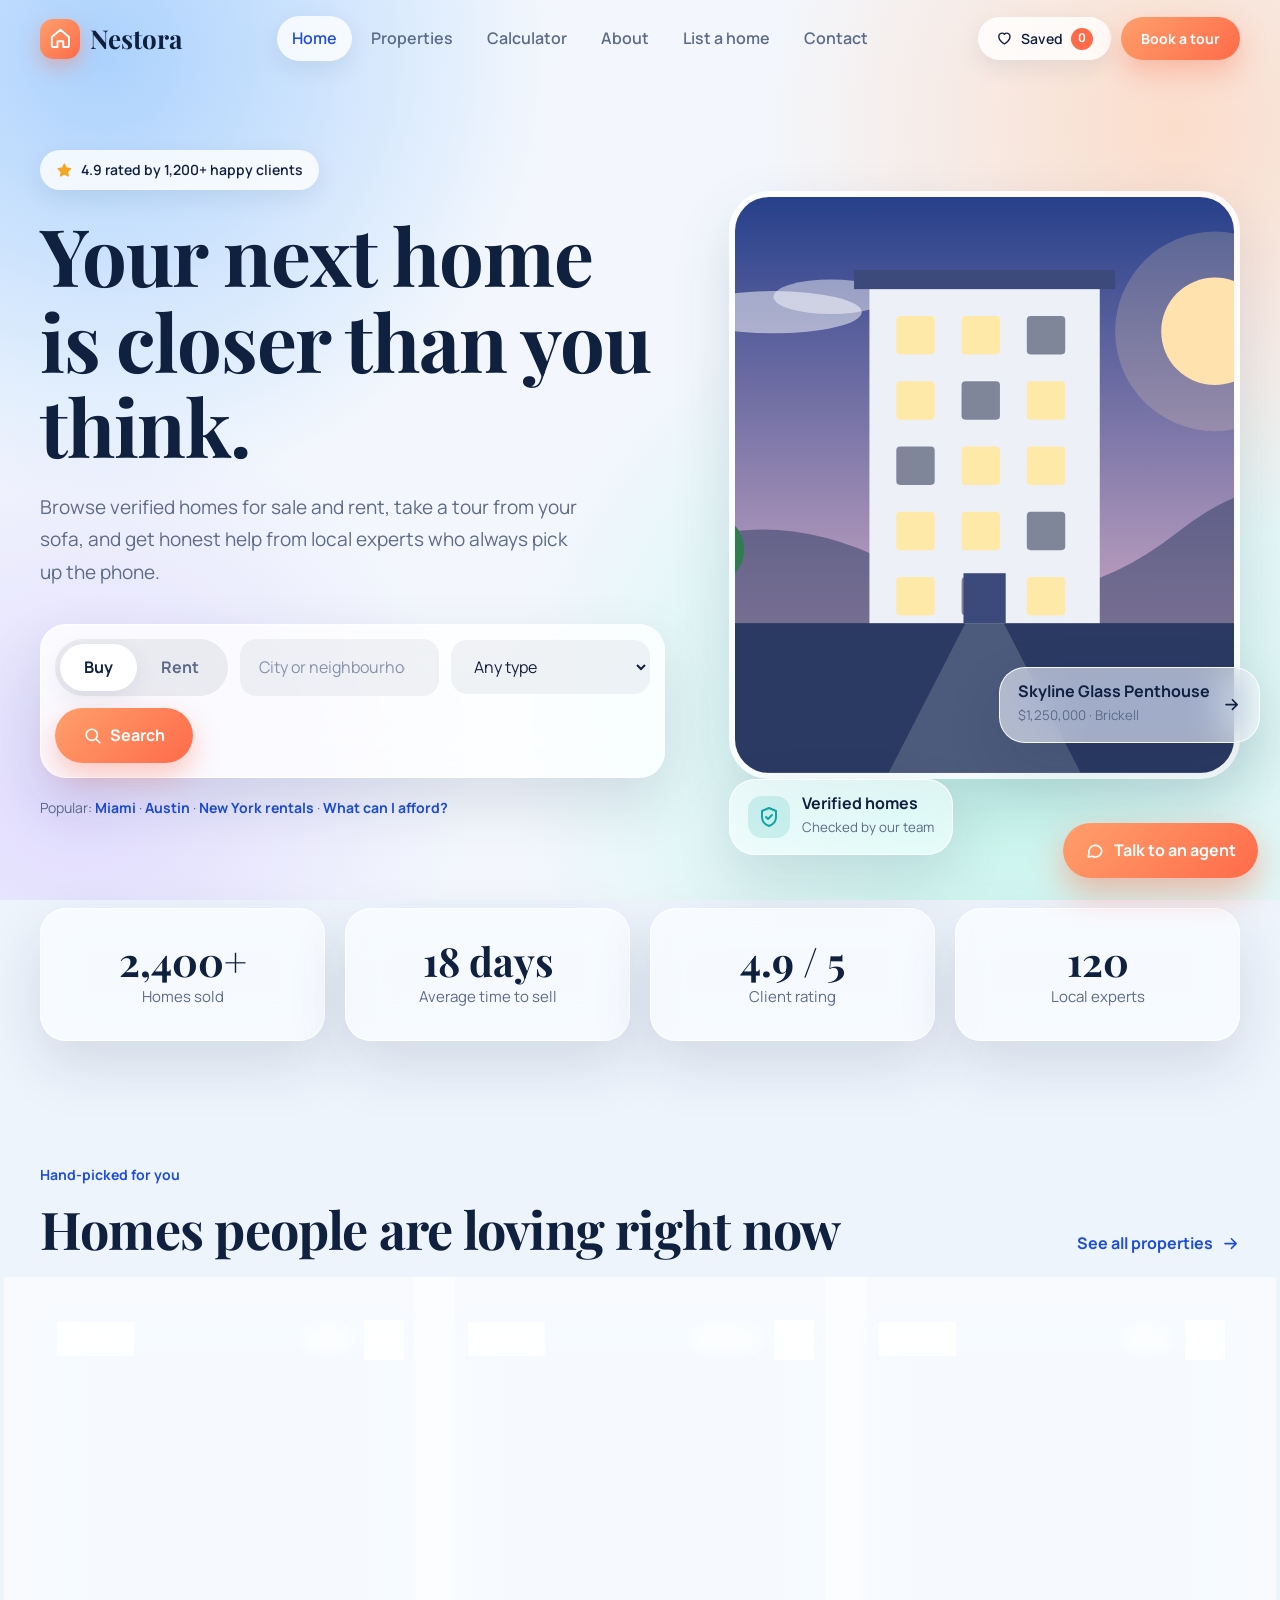
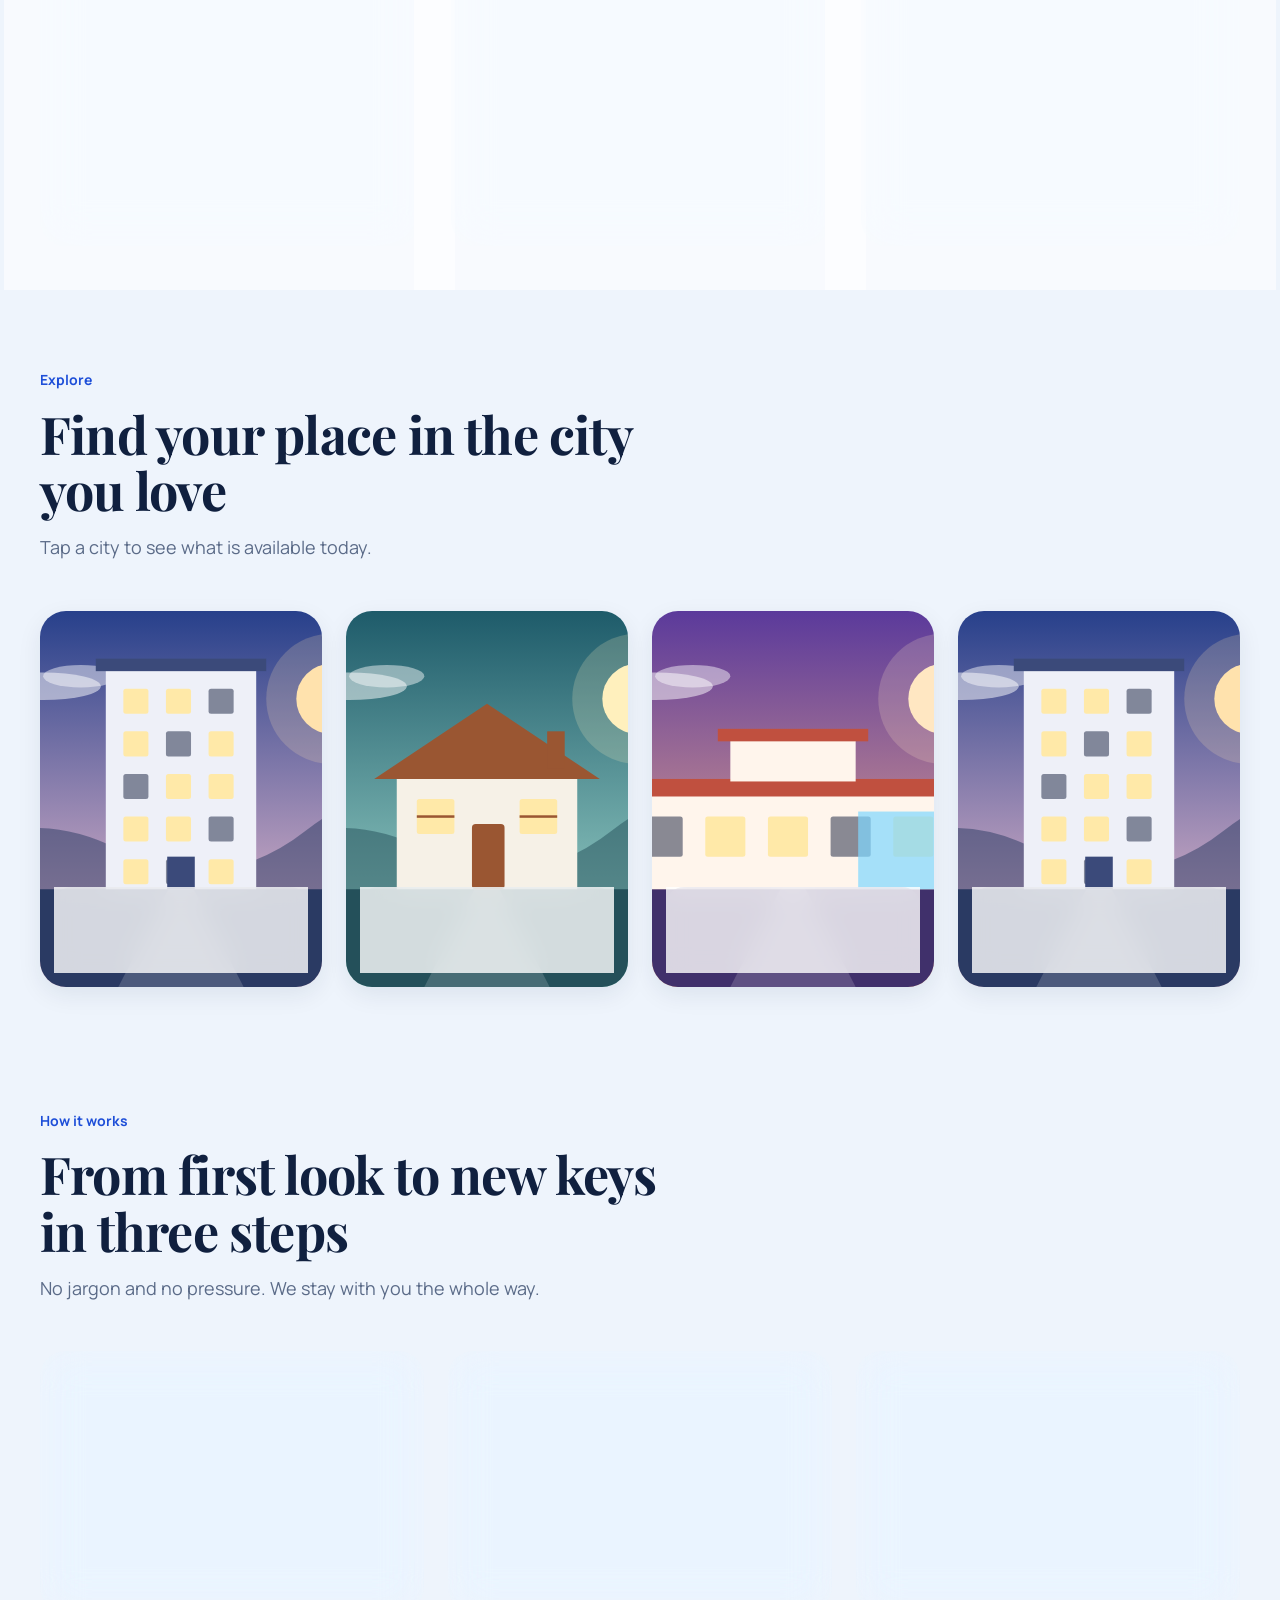
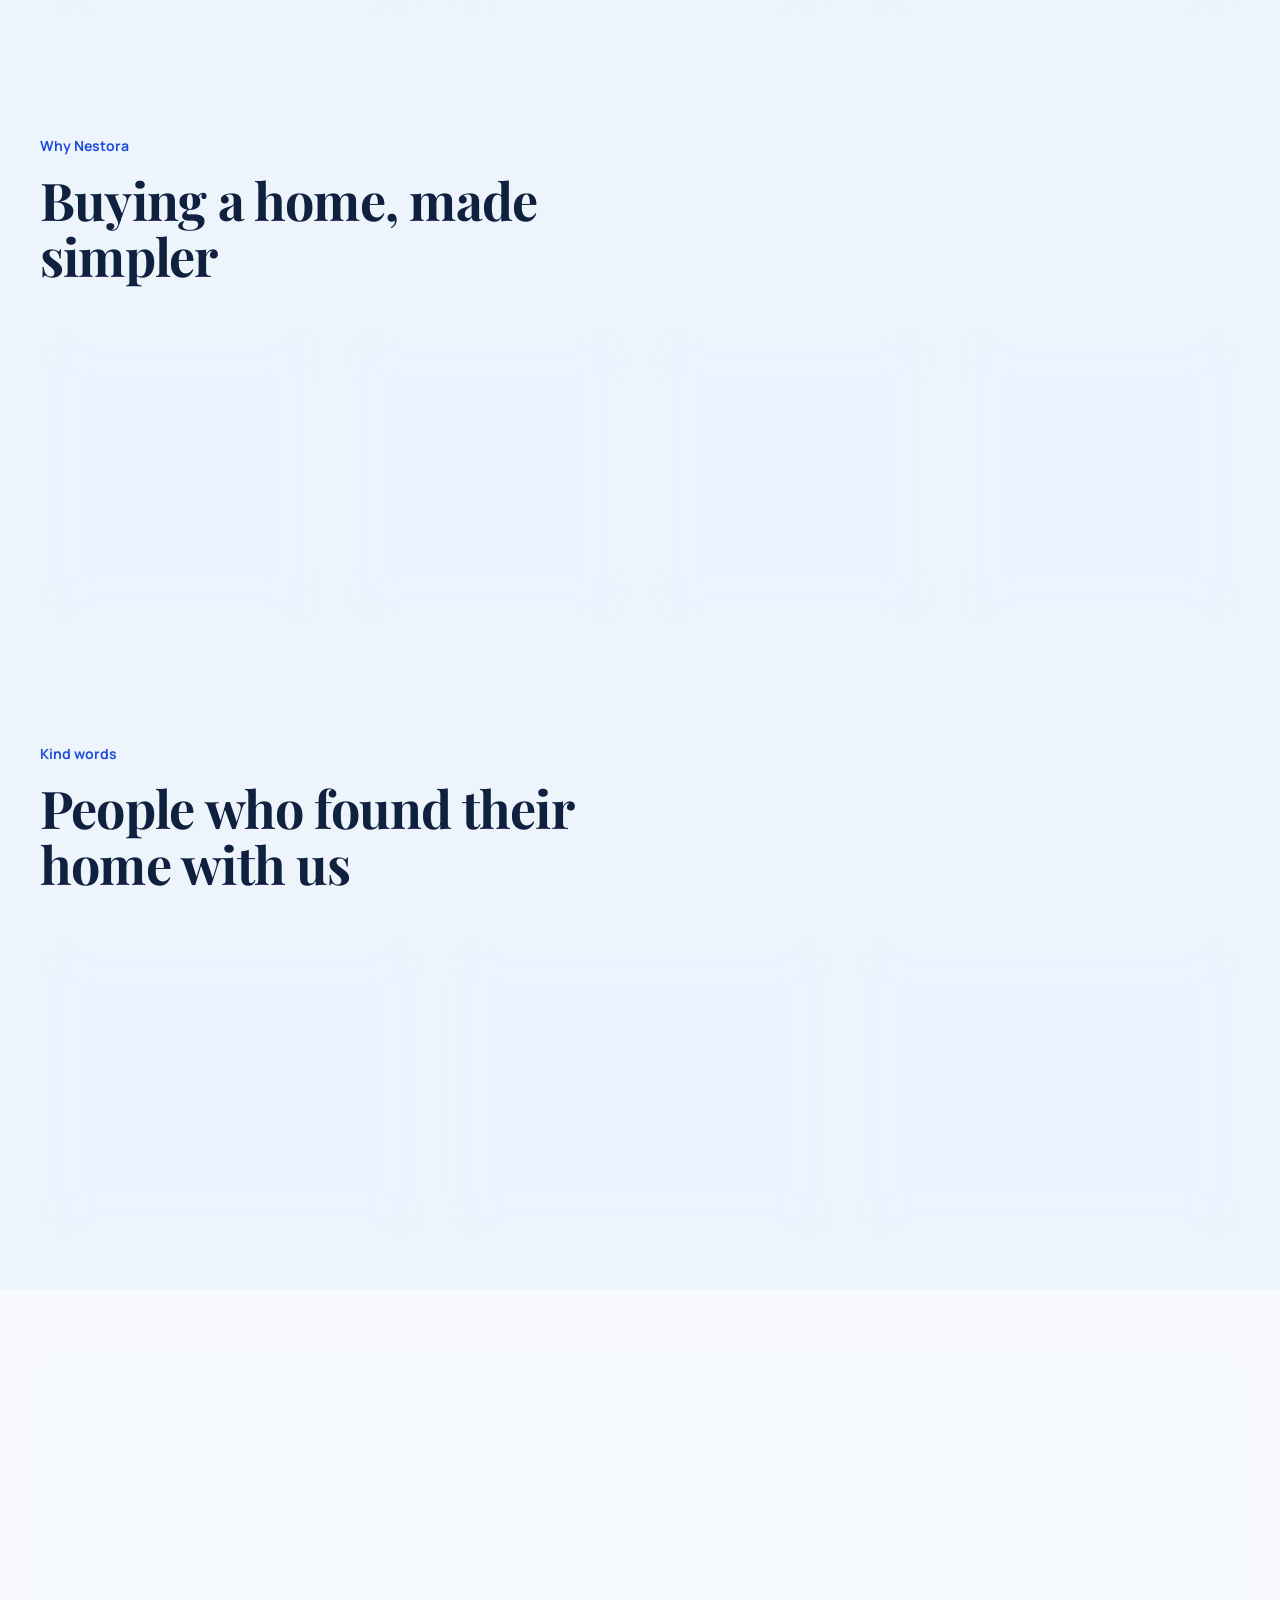
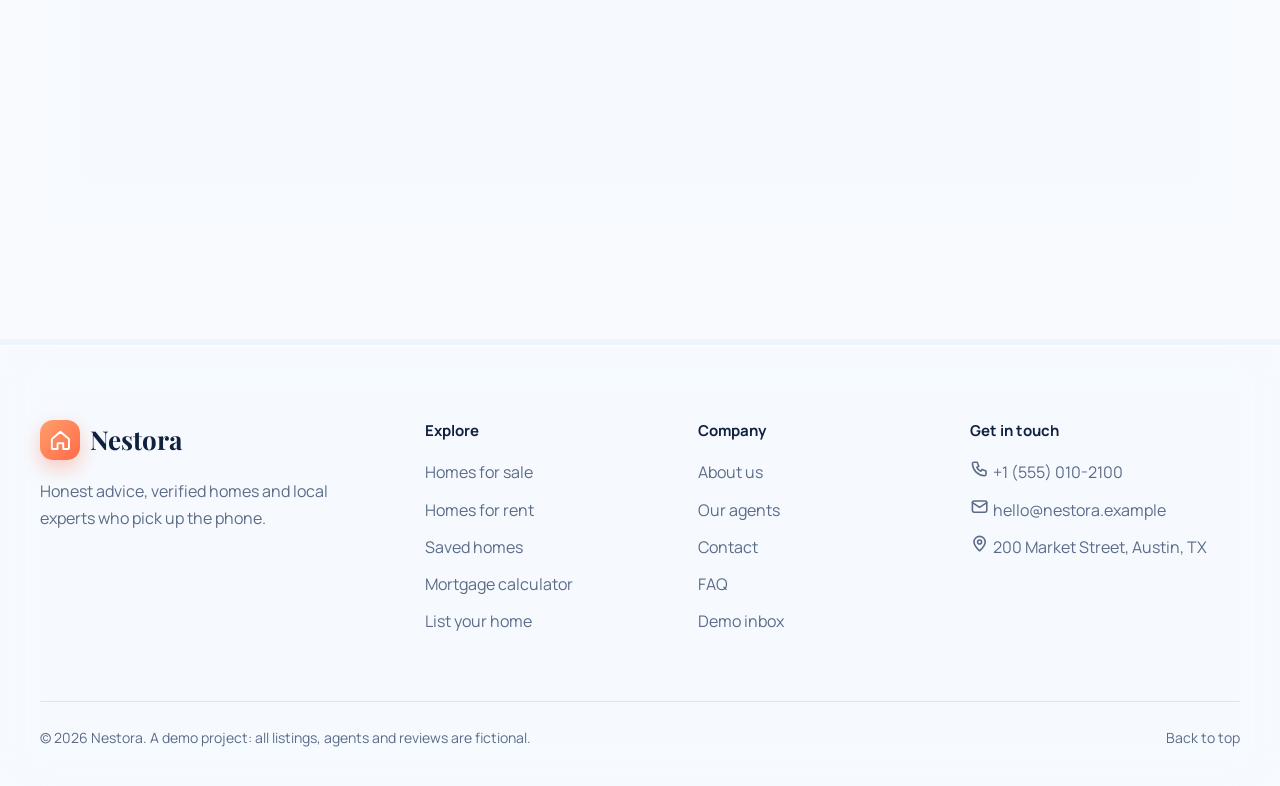
<file: index.html>
<!DOCTYPE html>
<html lang="en">
<head>
  <meta charset="utf-8">
  <meta name="viewport" content="width=device-width, initial-scale=1">
  <title>Nestora – Find a home that feels like yours</title>
  <meta name="description" content="Browse verified homes for sale and rent, tour them online and get honest help from local experts.">
  <link rel="icon" href="assets/favicon.svg" type="image/svg+xml">
  <link rel="preconnect" href="https://fonts.googleapis.com">
  <link rel="preconnect" href="https://fonts.gstatic.com" crossorigin>
  <link rel="stylesheet" href="https://fonts.googleapis.com/css2?family=Manrope:wght@400;500;600;700;800&family=Playfair+Display:wght@600;700&display=swap">
  <link rel="stylesheet" href="css/variables.css">
  <link rel="stylesheet" href="css/base.css">
  <link rel="stylesheet" href="css/layout.css">
  <link rel="stylesheet" href="css/components.css">
  <link rel="stylesheet" href="css/pages.css">
  <link rel="stylesheet" href="css/responsive.css">
</head>
<body>
  <div id="site-header"></div>

  <main>
    <section class="hero container">
      <div>
        <span class="pill"><svg class="icon"><use href="#i-star"/></svg>4.9 rated by 1,200+ happy clients</span>
        <h1>Your next home is closer than you think.</h1>
        <p class="hero__lead">Browse verified homes for sale and rent, take a tour from your sofa, and get honest help from local experts who always pick up the phone.</p>

        <form class="search glass" action="properties.html" method="get">
          <div class="segmented" role="group" aria-label="Buy or rent">
            <label><input type="radio" name="status" value="buy" checked><span>Buy</span></label>
            <label><input type="radio" name="status" value="rent"><span>Rent</span></label>
          </div>
          <input class="field" type="search" name="q" placeholder="City or neighbourhood" aria-label="City or neighbourhood">
          <select class="field" name="type" aria-label="Property type">
            <option value="all">Any type</option><option>House</option><option>Apartment</option><option>Villa</option><option>Condo</option>
          </select>
          <button class="btn" type="submit"><svg class="icon"><use href="#i-search"/></svg>Search</button>
        </form>
        <p class="search__hint">Popular: <a href="properties.html?q=Miami">Miami</a> · <a href="properties.html?q=Austin">Austin</a> · <a href="properties.html?status=rent&q=New%20York">New York rentals</a> · <a href="calculator.html">What can I afford?</a></p>
      </div>
      <div class="hero__visual" data-render="hero-visual"></div>
    </section>

    <section class="container stats">
      <div class="glass stat"><strong>2,400+</strong><span>Homes sold</span></div>
      <div class="glass stat"><strong>18 days</strong><span>Average time to sell</span></div>
      <div class="glass stat"><strong>4.9 / 5</strong><span>Client rating</span></div>
      <div class="glass stat"><strong>120</strong><span>Local experts</span></div>
    </section>

    <section class="section container">
      <div class="section__head section__head--row">
        <div><span class="eyebrow">Hand-picked for you</span><h2>Homes people are loving right now</h2></div>
        <a class="link-arrow" href="properties.html">See all properties <svg class="icon"><use href="#i-arrow"/></svg></a>
      </div>
      <div class="grid" data-render="featured"></div>
    </section>

    <section class="section container">
      <div class="section__head"><span class="eyebrow">Explore</span><h2>Find your place in the city you love</h2><p>Tap a city to see what is available today.</p></div>
      <div class="cities" data-render="cities"></div>
    </section>

    <section class="section container">
      <div class="section__head"><span class="eyebrow">How it works</span><h2>From first look to new keys in three steps</h2><p>No jargon and no pressure. We stay with you the whole way.</p></div>
      <div class="steps">
        <article class="glass step"><h3>Search and save</h3><p>Filter by price, size and neighbourhood. Tap the heart on anything you like and compare your favourites in one place.</p></article>
        <article class="glass step"><h3>Tour with confidence</h3><p>Book a visit or a video tour in under a minute. Your agent confirms within two hours and answers every question.</p></article>
        <article class="glass step"><h3>Move in happy</h3><p>We help with offers, paperwork and mortgage options, so the only surprise on moving day is how smooth it was.</p></article>
      </div>
    </section>

    <section class="section container">
      <div class="section__head"><span class="eyebrow">Why Nestora</span><h2>Buying a home, made simpler</h2></div>
      <div class="features">
        <article class="glass feature"><span class="feature__icon"><svg class="icon"><use href="#i-shield"/></svg></span><h3>Verified listings</h3><p>Every photo, price and detail is checked by our team before it goes live.</p></article>
        <article class="glass feature"><span class="feature__icon"><svg class="icon"><use href="#i-video"/></svg></span><h3>Video tours</h3><p>See a home properly before you travel. Visit in person only when you are sure.</p></article>
        <article class="glass feature"><span class="feature__icon"><svg class="icon"><use href="#i-calc"/></svg></span><h3>Know your numbers</h3><p>Monthly payments and affordability tools on every home, so there are no surprises.</p></article>
        <article class="glass feature"><span class="feature__icon"><svg class="icon"><use href="#i-key"/></svg></span><h3>Real people</h3><p>One named agent from first message to final signature, reachable by phone or WhatsApp.</p></article>
      </div>
    </section>

    <section class="section container">
      <div class="section__head"><span class="eyebrow">Kind words</span><h2>People who found their home with us</h2></div>
      <div class="quotes" data-render="testimonials"></div>
    </section>

    <section class="section container">
      <div class="cta glass">
        <div>
          <span class="eyebrow">Thinking of selling?</span>
          <h2>Find out what your home is worth, free.</h2>
          <p>Tell us where you live. A local expert will send an honest valuation within one working day.</p>
          <ul class="cta__ticks">
            <li><svg class="icon"><use href="#i-check"/></svg>No cost and no obligation</li>
            <li><svg class="icon"><use href="#i-check"/></svg>Based on real recent sales nearby</li>
            <li><svg class="icon"><use href="#i-check"/></svg>Reply within one working day</li>
          </ul>
        </div>
        <form class="form glass-inner" style="padding:28px" data-kind="Valuation request" data-toast="Thank you! A local expert will send your valuation within one working day.">
          <input class="field" type="text" placeholder="Home address" aria-label="Home address" required>
          <input class="field" type="email" placeholder="Email address" aria-label="Email address" required>
          <button class="btn btn--block" type="submit">Get my free valuation</button>
        </form>
      </div>
    </section>
  </main>

  <div id="site-footer"></div>

  <script src="js/data.js"></script>
  <script src="js/utils.js"></script>
  <script src="js/art.js"></script>
  <script src="js/cards.js"></script>
  <script src="js/layout.js"></script>
  <script src="js/main.js"></script>
  <script src="js/sections.js"></script>
</body>
</html>
</file>
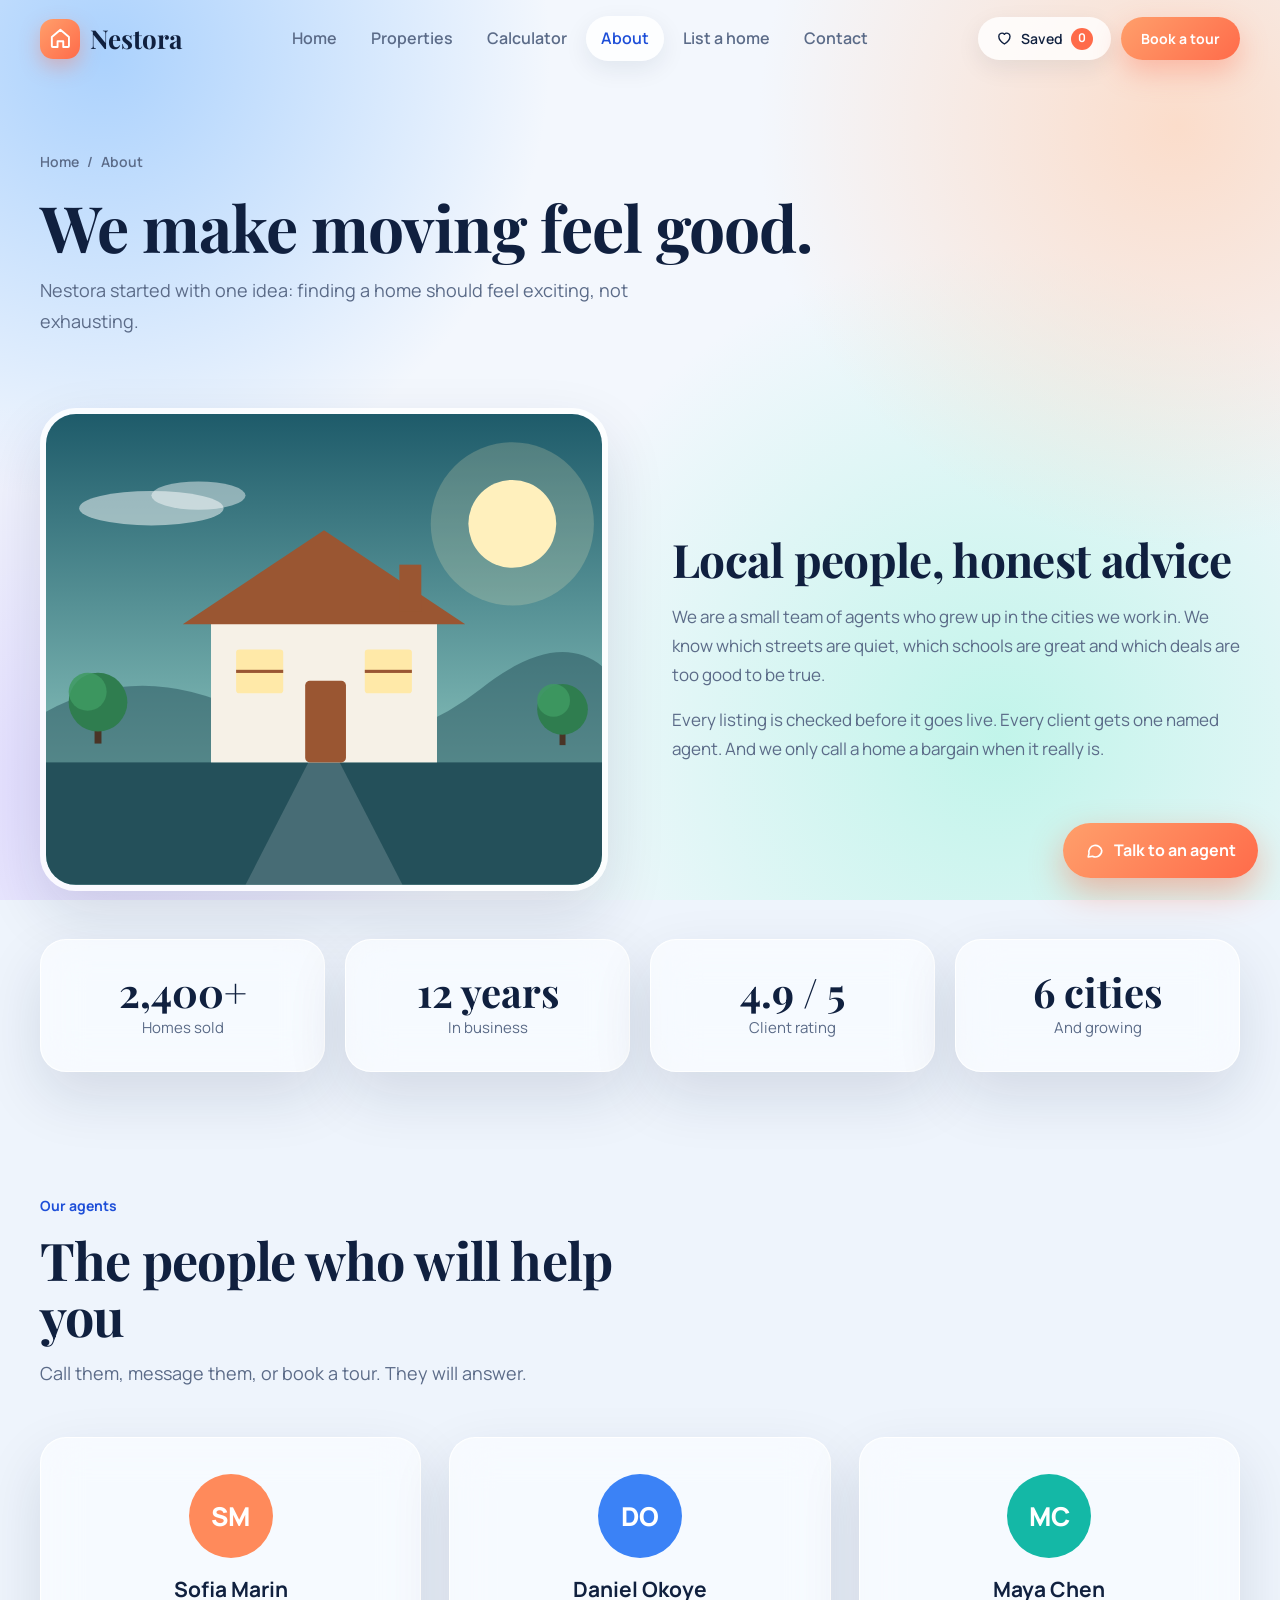
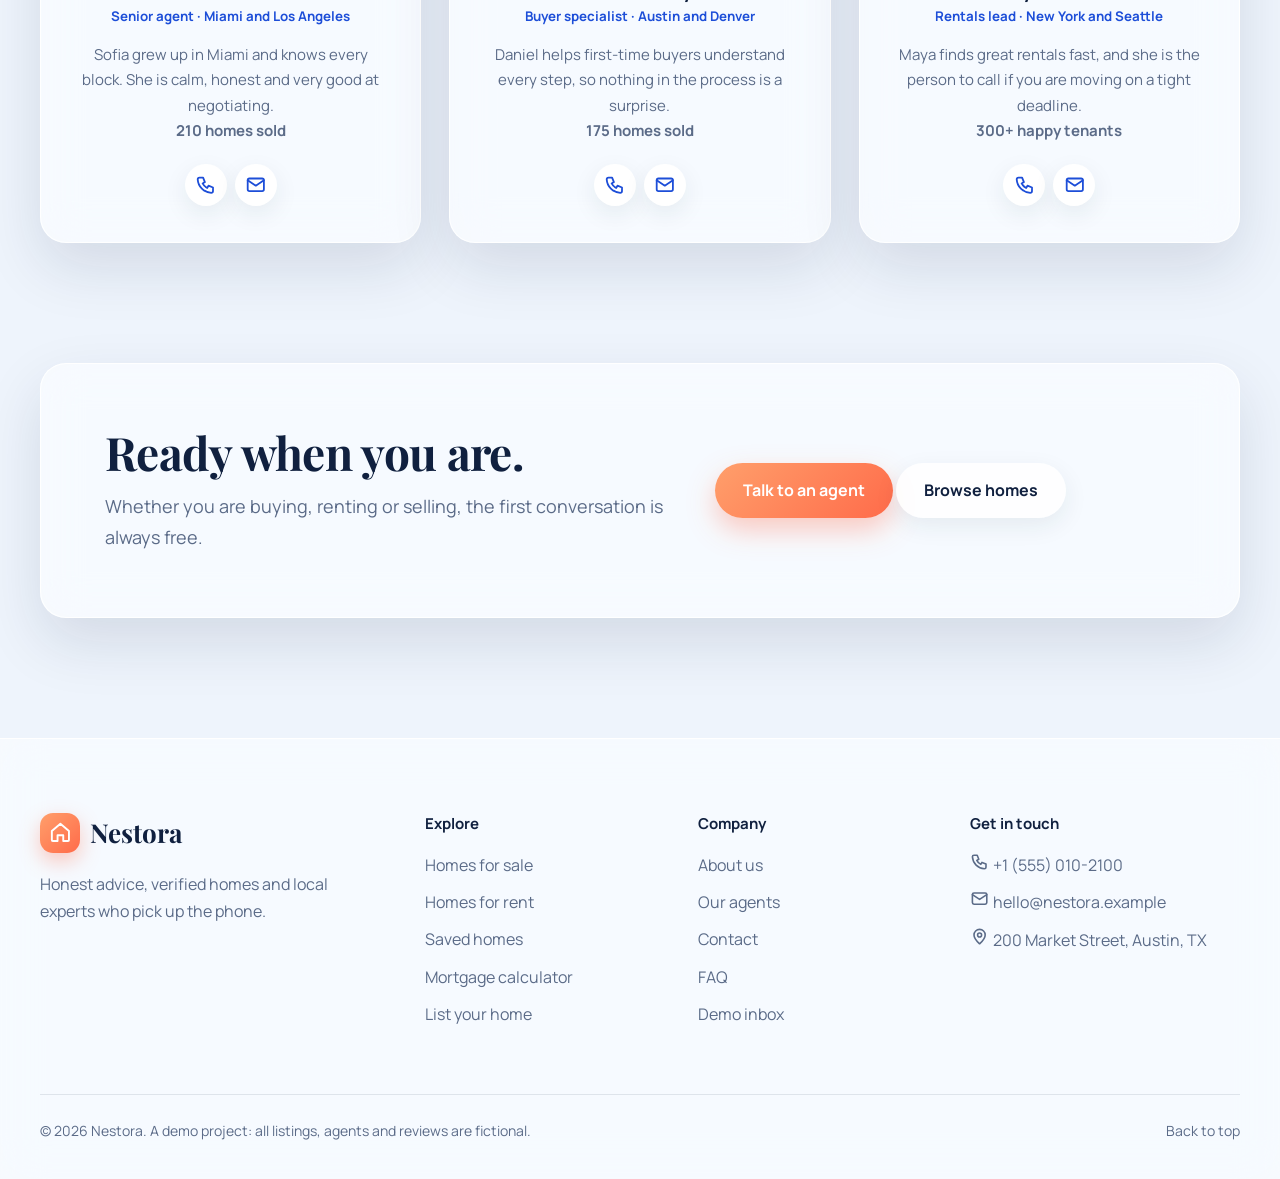
<file: about.html>
<!DOCTYPE html>
<html lang="en">
<head>
  <meta charset="utf-8">
  <meta name="viewport" content="width=device-width, initial-scale=1">
  <title>About – Nestora</title>
  <meta name="description" content="Meet the local experts behind Nestora and the way we work.">
  <link rel="icon" href="assets/favicon.svg" type="image/svg+xml">
  <link rel="preconnect" href="https://fonts.googleapis.com">
  <link rel="preconnect" href="https://fonts.gstatic.com" crossorigin>
  <link rel="stylesheet" href="https://fonts.googleapis.com/css2?family=Manrope:wght@400;500;600;700;800&family=Playfair+Display:wght@600;700&display=swap">
  <link rel="stylesheet" href="css/variables.css">
  <link rel="stylesheet" href="css/base.css">
  <link rel="stylesheet" href="css/layout.css">
  <link rel="stylesheet" href="css/components.css">
  <link rel="stylesheet" href="css/pages.css">
  <link rel="stylesheet" href="css/responsive.css">
</head>
<body>
  <div id="site-header"></div>

  <main>
    <section class="page-hero container">
      <nav class="crumbs" aria-label="Breadcrumb"><a href="index.html">Home</a> / <span>About</span></nav>
      <h1>We make moving feel good.</h1>
      <p>Nestora started with one idea: finding a home should feel exciting, not exhausting.</p>

      <div class="about">
        <div class="about__art" data-render="about-art"></div>
        <div>
          <h2>Local people, honest advice</h2>
          <p>We are a small team of agents who grew up in the cities we work in. We know which streets are quiet, which schools are great and which deals are too good to be true.</p>
          <p>Every listing is checked before it goes live. Every client gets one named agent. And we only call a home a bargain when it really is.</p>
        </div>
      </div>

      <div class="stats">
        <div class="glass stat"><strong>2,400+</strong><span>Homes sold</span></div>
        <div class="glass stat"><strong>12 years</strong><span>In business</span></div>
        <div class="glass stat"><strong>4.9 / 5</strong><span>Client rating</span></div>
        <div class="glass stat"><strong>6 cities</strong><span>And growing</span></div>
      </div>
    </section>

    <section class="section container" id="team">
      <div class="section__head"><span class="eyebrow">Our agents</span><h2>The people who will help you</h2><p>Call them, message them, or book a tour. They will answer.</p></div>
      <div class="team" data-render="team"></div>
    </section>

    <section class="section container">
      <div class="cta glass">
        <div><h2>Ready when you are.</h2><p>Whether you are buying, renting or selling, the first conversation is always free.</p></div>
        <div><a class="btn" href="contact.html">Talk to an agent</a> <a class="btn btn--ghost" href="properties.html">Browse homes</a></div>
      </div>
    </section>
  </main>

  <div id="site-footer"></div>

  <script src="js/data.js"></script>
  <script src="js/utils.js"></script>
  <script src="js/art.js"></script>
  <script src="js/cards.js"></script>
  <script src="js/layout.js"></script>
  <script src="js/main.js"></script>
  <script src="js/sections.js"></script>
</body>
</html>
</file>
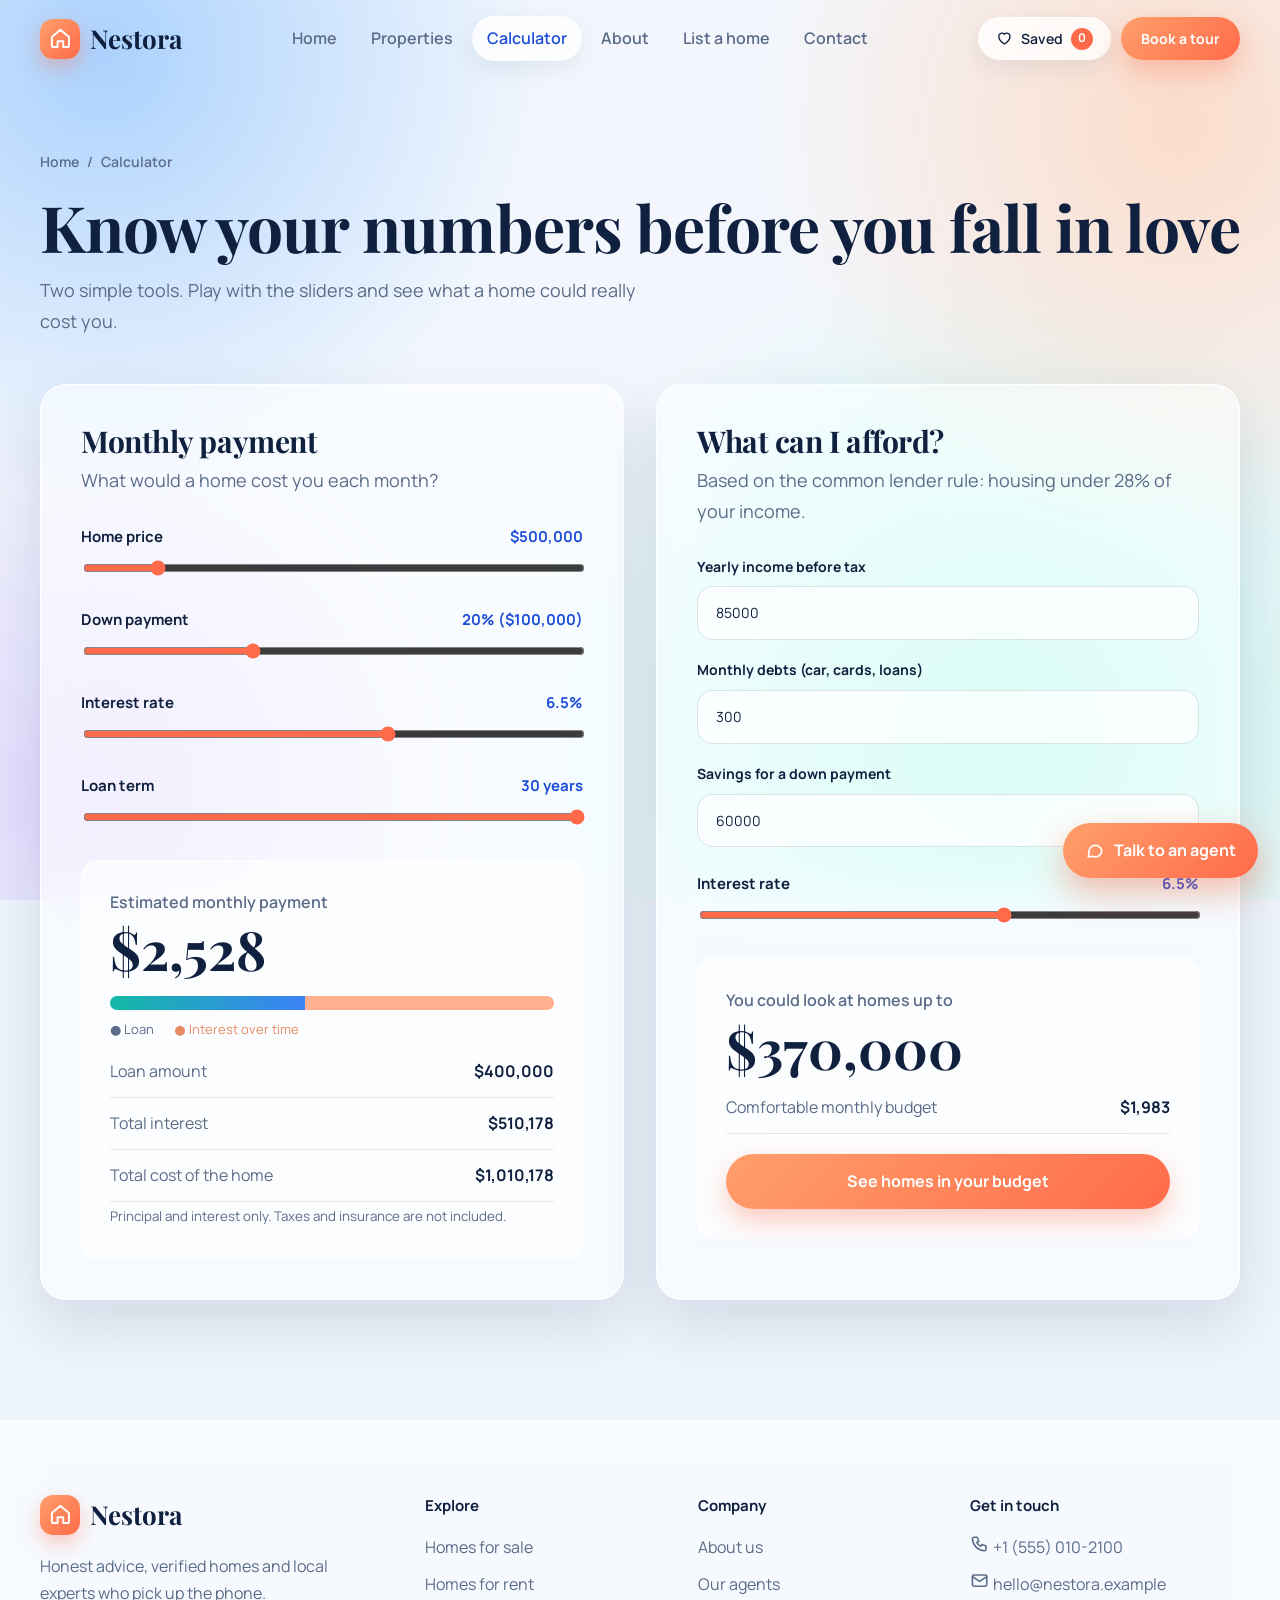
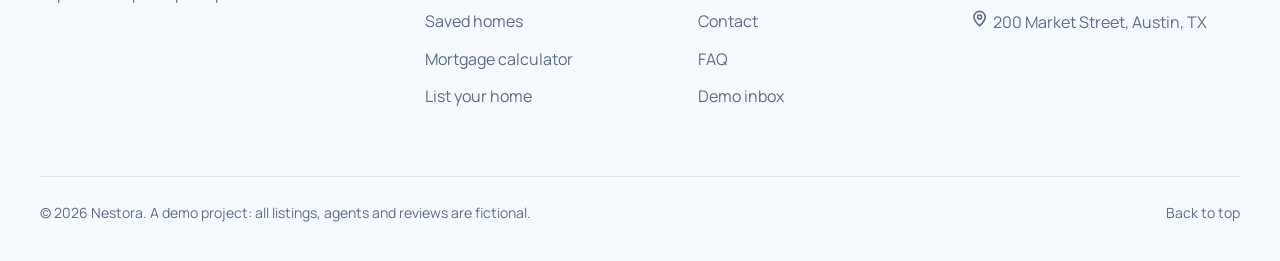
<file: calculator.html>
<!DOCTYPE html>
<html lang="en">
<head>
  <meta charset="utf-8">
  <meta name="viewport" content="width=device-width, initial-scale=1">
  <title>Mortgage calculator – Nestora</title>
  <meta name="description" content="Estimate your monthly mortgage payment and see how much home you can afford.">
  <link rel="icon" href="assets/favicon.svg" type="image/svg+xml">
  <link rel="preconnect" href="https://fonts.googleapis.com">
  <link rel="preconnect" href="https://fonts.gstatic.com" crossorigin>
  <link rel="stylesheet" href="https://fonts.googleapis.com/css2?family=Manrope:wght@400;500;600;700;800&family=Playfair+Display:wght@600;700&display=swap">
  <link rel="stylesheet" href="css/variables.css">
  <link rel="stylesheet" href="css/base.css">
  <link rel="stylesheet" href="css/layout.css">
  <link rel="stylesheet" href="css/components.css">
  <link rel="stylesheet" href="css/pages.css">
  <link rel="stylesheet" href="css/responsive.css">
</head>
<body>
  <div id="site-header"></div>

  <main>
    <section class="page-hero container">
      <nav class="crumbs" aria-label="Breadcrumb"><a href="index.html">Home</a> / <span>Calculator</span></nav>
      <h1>Know your numbers before you fall in love</h1>
      <p>Two simple tools. Play with the sliders and see what a home could really cost you.</p>

      <div class="tools">
        <section class="tool glass" id="mortgage">
          <h2>Monthly payment</h2>
          <p class="muted">What would a home cost you each month?</p>
          <label class="range">Home price <output id="priceOut"></output><input type="range" id="calcPrice" min="100000" max="3000000" step="10000" value="500000"></label>
          <label class="range">Down payment <output id="downOut"></output><input type="range" id="calcDown" min="0" max="60" step="1" value="20"></label>
          <label class="range">Interest rate <output id="rateOut"></output><input type="range" id="calcRate" min="1" max="10" step="0.1" value="6.5"></label>
          <label class="range">Loan term <output id="yearsOut"></output><input type="range" id="calcYears" min="5" max="30" step="5" value="30"></label>
          <div class="result glass-inner">
            <span>Estimated monthly payment</span>
            <strong id="monthly"></strong>
            <div class="split" aria-hidden="true"><span id="splitLoan"></span><span id="splitInterest"></span></div>
            <div class="legend"><span>● Loan</span><span style="color:#e58a63">● Interest over time</span></div>
            <dl style="margin-top:18px">
              <div><dt>Loan amount</dt><dd id="loan"></dd></div>
              <div><dt>Total interest</dt><dd id="interest"></dd></div>
              <div><dt>Total cost of the home</dt><dd id="totalCost"></dd></div>
            </dl>
            <small class="muted">Principal and interest only. Taxes and insurance are not included.</small>
          </div>
        </section>

        <section class="tool glass" id="afford">
          <h2>What can I afford?</h2>
          <p class="muted">Based on the common lender rule: housing under 28% of your income.</p>
          <label class="label" style="margin-bottom:18px">Yearly income before tax<input class="field" type="number" id="income" min="0" step="1000" value="85000"></label>
          <label class="label" style="margin-bottom:18px">Monthly debts (car, cards, loans)<input class="field" type="number" id="debts" min="0" step="50" value="300"></label>
          <label class="label" style="margin-bottom:24px">Savings for a down payment<input class="field" type="number" id="savings" min="0" step="1000" value="60000"></label>
          <label class="range">Interest rate <output id="affRateOut"></output><input type="range" id="affRate" min="1" max="10" step="0.1" value="6.5"></label>
          <div class="result glass-inner">
            <span>You could look at homes up to</span>
            <strong id="maxPrice"></strong>
            <dl><div><dt>Comfortable monthly budget</dt><dd id="budget"></dd></div></dl>
            <a class="btn btn--block" id="seeHomes" href="properties.html" style="margin-top:20px">See homes in your budget</a>
          </div>
        </section>
      </div>
    </section>
  </main>

  <div id="site-footer"></div>

  <script src="js/data.js"></script>
  <script src="js/utils.js"></script>
  <script src="js/art.js"></script>
  <script src="js/cards.js"></script>
  <script src="js/layout.js"></script>
  <script src="js/main.js"></script>
  <script src="js/calculator.js"></script>
</body>
</html>
</file>
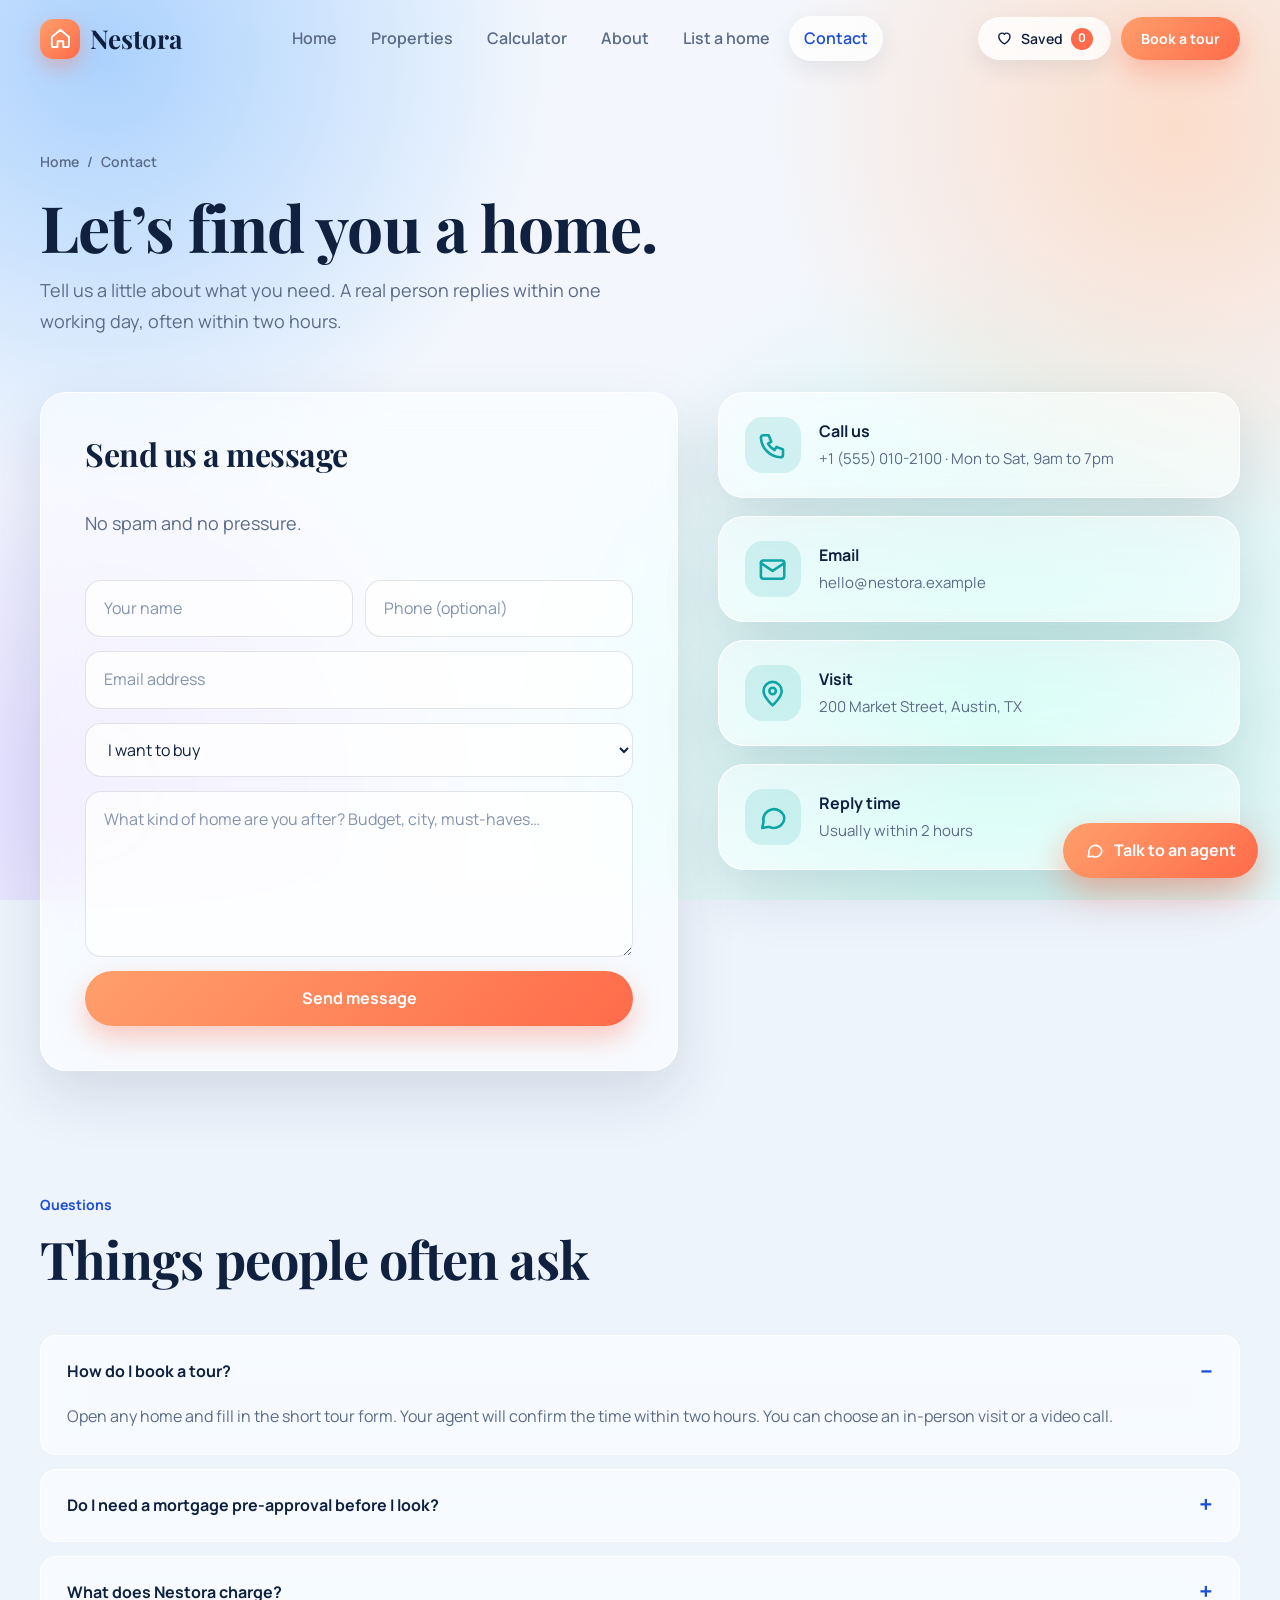
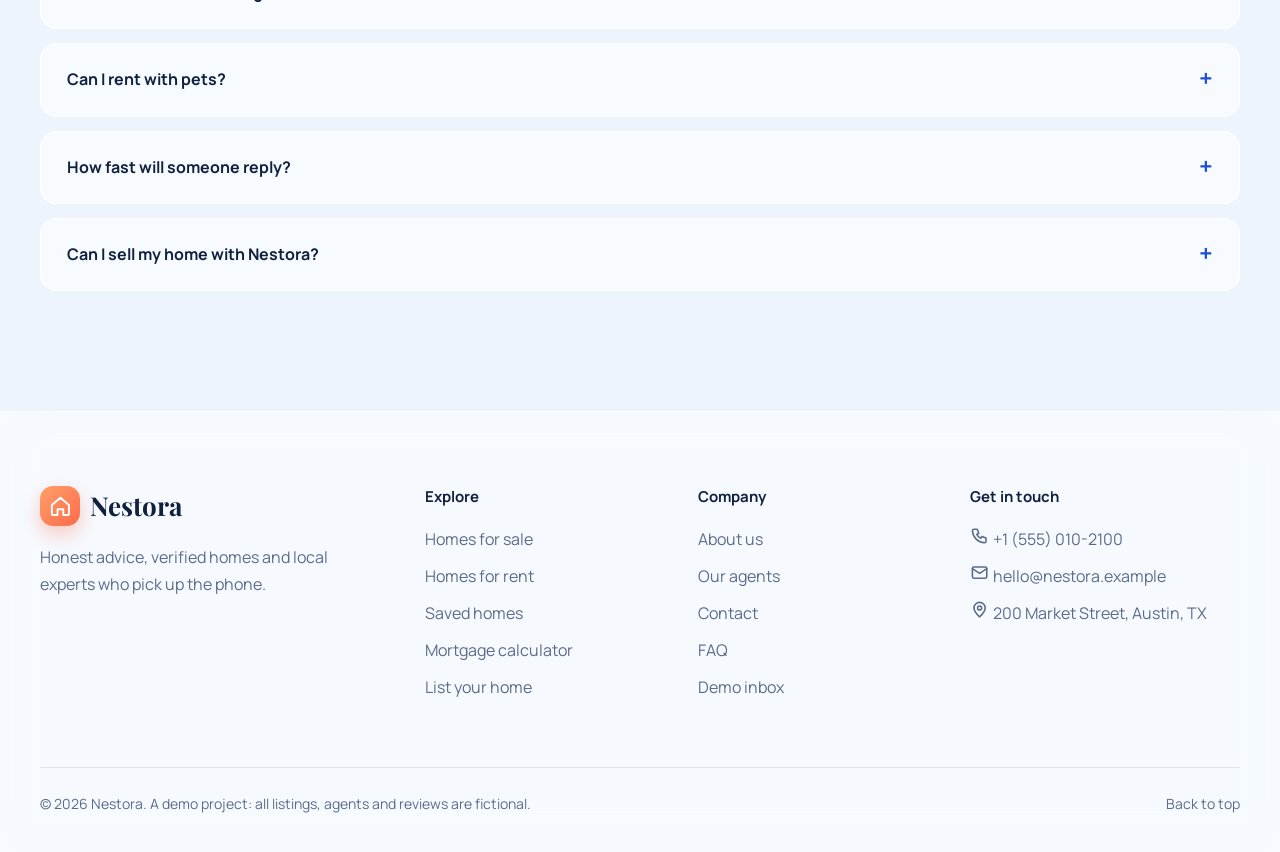
<file: contact.html>
<!DOCTYPE html>
<html lang="en">
<head>
  <meta charset="utf-8">
  <meta name="viewport" content="width=device-width, initial-scale=1">
  <title>Contact – Nestora</title>
  <meta name="description" content="Talk to a local expert. We reply within one working day.">
  <link rel="icon" href="assets/favicon.svg" type="image/svg+xml">
  <link rel="preconnect" href="https://fonts.googleapis.com">
  <link rel="preconnect" href="https://fonts.gstatic.com" crossorigin>
  <link rel="stylesheet" href="https://fonts.googleapis.com/css2?family=Manrope:wght@400;500;600;700;800&family=Playfair+Display:wght@600;700&display=swap">
  <link rel="stylesheet" href="css/variables.css">
  <link rel="stylesheet" href="css/base.css">
  <link rel="stylesheet" href="css/layout.css">
  <link rel="stylesheet" href="css/components.css">
  <link rel="stylesheet" href="css/pages.css">
  <link rel="stylesheet" href="css/responsive.css">
</head>
<body>
  <div id="site-header"></div>

  <main>
    <section class="page-hero container">
      <nav class="crumbs" aria-label="Breadcrumb"><a href="index.html">Home</a> / <span>Contact</span></nav>
      <h1>Let’s find you a home.</h1>
      <p>Tell us a little about what you need. A real person replies within one working day, often within two hours.</p>

      <div class="contact">
        <form class="contact__form glass form" data-kind="Contact message" data-toast="Thanks! An agent will reply within one working day.">
          <h2>Send us a message</h2>
          <p class="muted">No spam and no pressure.</p>
          <div class="grid-2">
            <input class="field" type="text" placeholder="Your name" aria-label="Your name" required>
            <input class="field" type="tel" placeholder="Phone (optional)" aria-label="Phone">
          </div>
          <input class="field" type="email" placeholder="Email address" aria-label="Email address" required>
          <select class="field" aria-label="I am interested in"><option>I want to buy</option><option>I want to rent</option><option>I want to sell</option><option>Something else</option></select>
          <textarea class="field" rows="5" placeholder="What kind of home are you after? Budget, city, must-haves…" aria-label="Message" required></textarea>
          <button class="btn" type="submit">Send message</button>
        </form>

        <div class="info">
          <div class="glass info__item"><span class="feature__icon"><svg class="icon"><use href="#i-phone"/></svg></span><div><strong>Call us</strong><small>+1 (555) 010-2100 · Mon to Sat, 9am to 7pm</small></div></div>
          <div class="glass info__item"><span class="feature__icon"><svg class="icon"><use href="#i-mail"/></svg></span><div><strong>Email</strong><small>hello@nestora.example</small></div></div>
          <div class="glass info__item"><span class="feature__icon"><svg class="icon"><use href="#i-pin"/></svg></span><div><strong>Visit</strong><small>200 Market Street, Austin, TX</small></div></div>
          <div class="glass info__item"><span class="feature__icon"><svg class="icon"><use href="#i-chat"/></svg></span><div><strong>Reply time</strong><small>Usually within 2 hours</small></div></div>
        </div>
      </div>
    </section>

    <section class="section container" id="faq">
      <div class="section__head"><span class="eyebrow">Questions</span><h2>Things people often ask</h2></div>
      <div class="faq" data-render="faq"></div>
    </section>
  </main>

  <div id="site-footer"></div>

  <script src="js/data.js"></script>
  <script src="js/utils.js"></script>
  <script src="js/art.js"></script>
  <script src="js/cards.js"></script>
  <script src="js/layout.js"></script>
  <script src="js/main.js"></script>
  <script src="js/sections.js"></script>
</body>
</html>
</file>
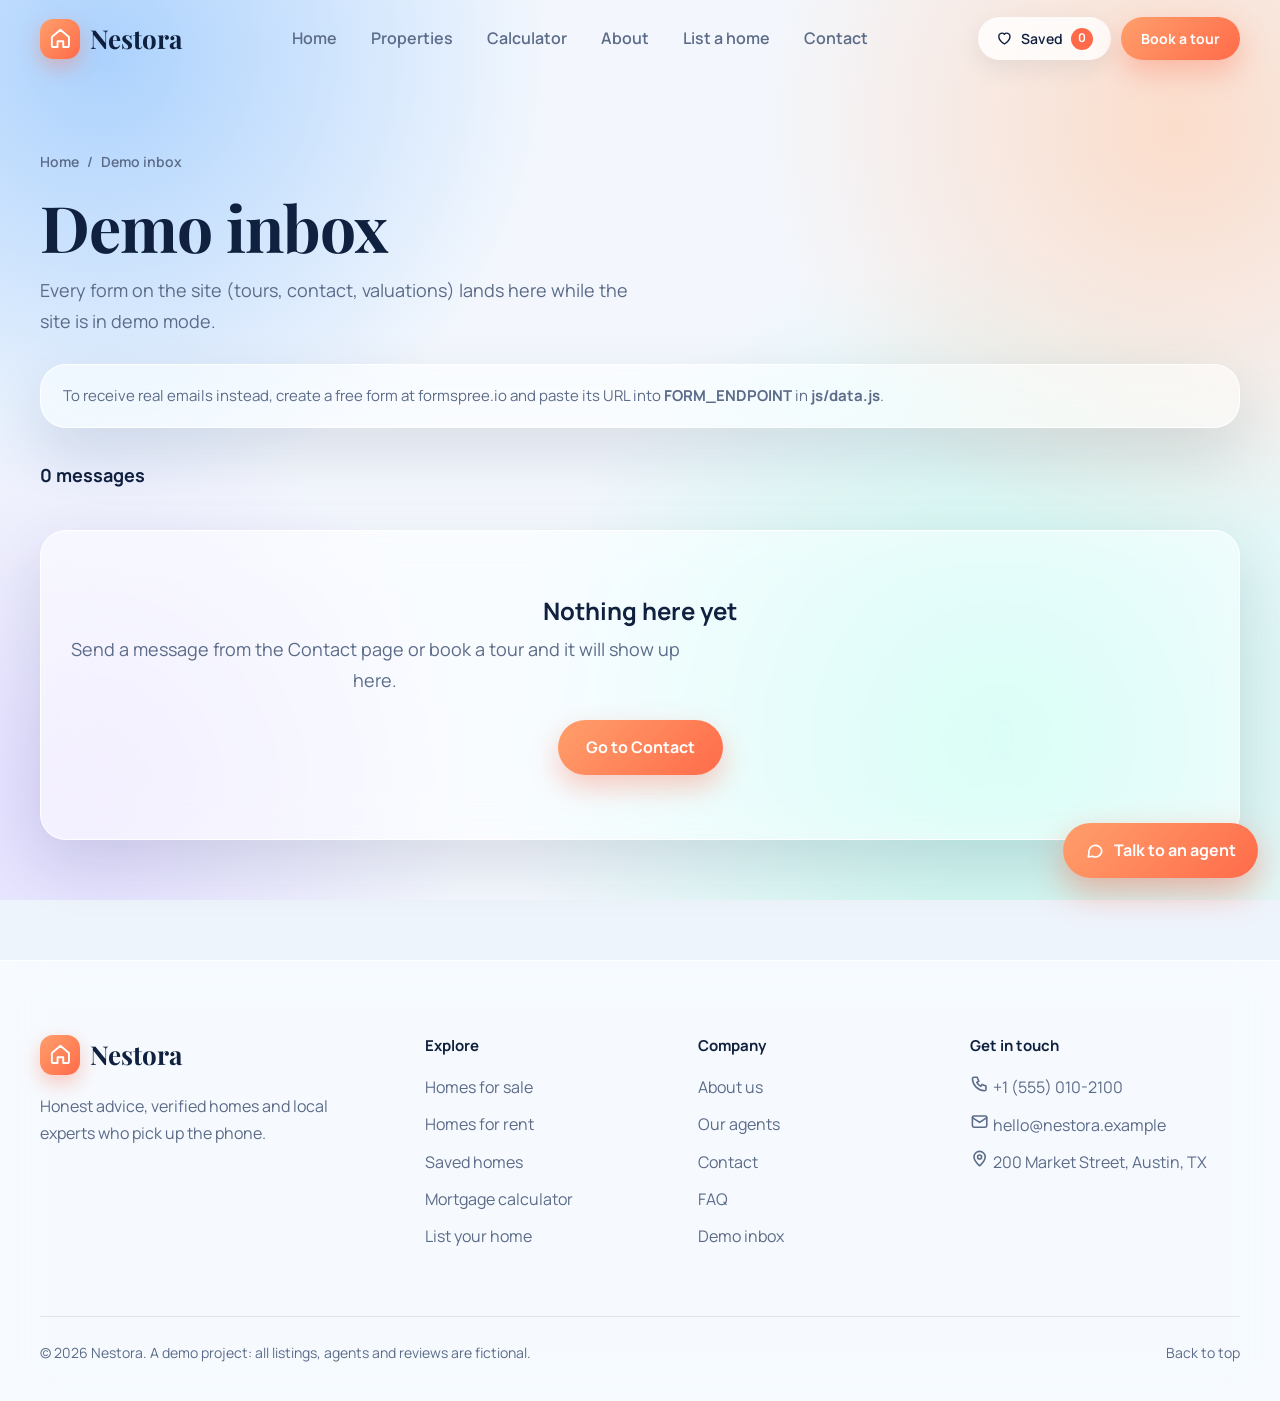
<file: enquiries.html>
<!DOCTYPE html>
<html lang="en">
<head>
  <meta charset="utf-8">
  <meta name="viewport" content="width=device-width, initial-scale=1">
  <title>Demo inbox – Nestora</title>
  <meta name="description" content="Talk to a local expert. We reply within one working day.">
  <link rel="icon" href="assets/favicon.svg" type="image/svg+xml">
  <link rel="preconnect" href="https://fonts.googleapis.com">
  <link rel="preconnect" href="https://fonts.gstatic.com" crossorigin>
  <link rel="stylesheet" href="https://fonts.googleapis.com/css2?family=Manrope:wght@400;500;600;700;800&family=Playfair+Display:wght@600;700&display=swap">
  <link rel="stylesheet" href="css/variables.css">
  <link rel="stylesheet" href="css/base.css">
  <link rel="stylesheet" href="css/layout.css">
  <link rel="stylesheet" href="css/components.css">
  <link rel="stylesheet" href="css/pages.css">
  <link rel="stylesheet" href="css/responsive.css">
</head>
<body>
  <div id="site-header"></div>

  <main>
    <section class="page-hero container">
      <nav class="crumbs" aria-label="Breadcrumb"><a href="index.html">Home</a> / <span>Demo inbox</span></nav>
      <h1>Demo inbox</h1>
      <p>Every form on the site (tours, contact, valuations) lands here while the site is in demo mode.</p>
      <div class="glass note" style="margin-top:28px">To receive real emails instead, create a free form at formspree.io and paste its URL into <b>FORM_ENDPOINT</b> in <b>js/data.js</b>.</div>
      <div class="results" style="margin-top:32px"><strong id="inboxCount"></strong><button class="clear" type="button" id="clearInbox">Delete all</button></div>
      <div class="inbox" id="inbox"></div>
    </section>
  </main>

  <div id="site-footer"></div>

  <script src="js/data.js"></script>
  <script src="js/utils.js"></script>
  <script src="js/art.js"></script>
  <script src="js/cards.js"></script>
  <script src="js/layout.js"></script>
  <script src="js/main.js"></script>
  <script src="js/enquiries.js"></script>
</body>
</html>
</file>
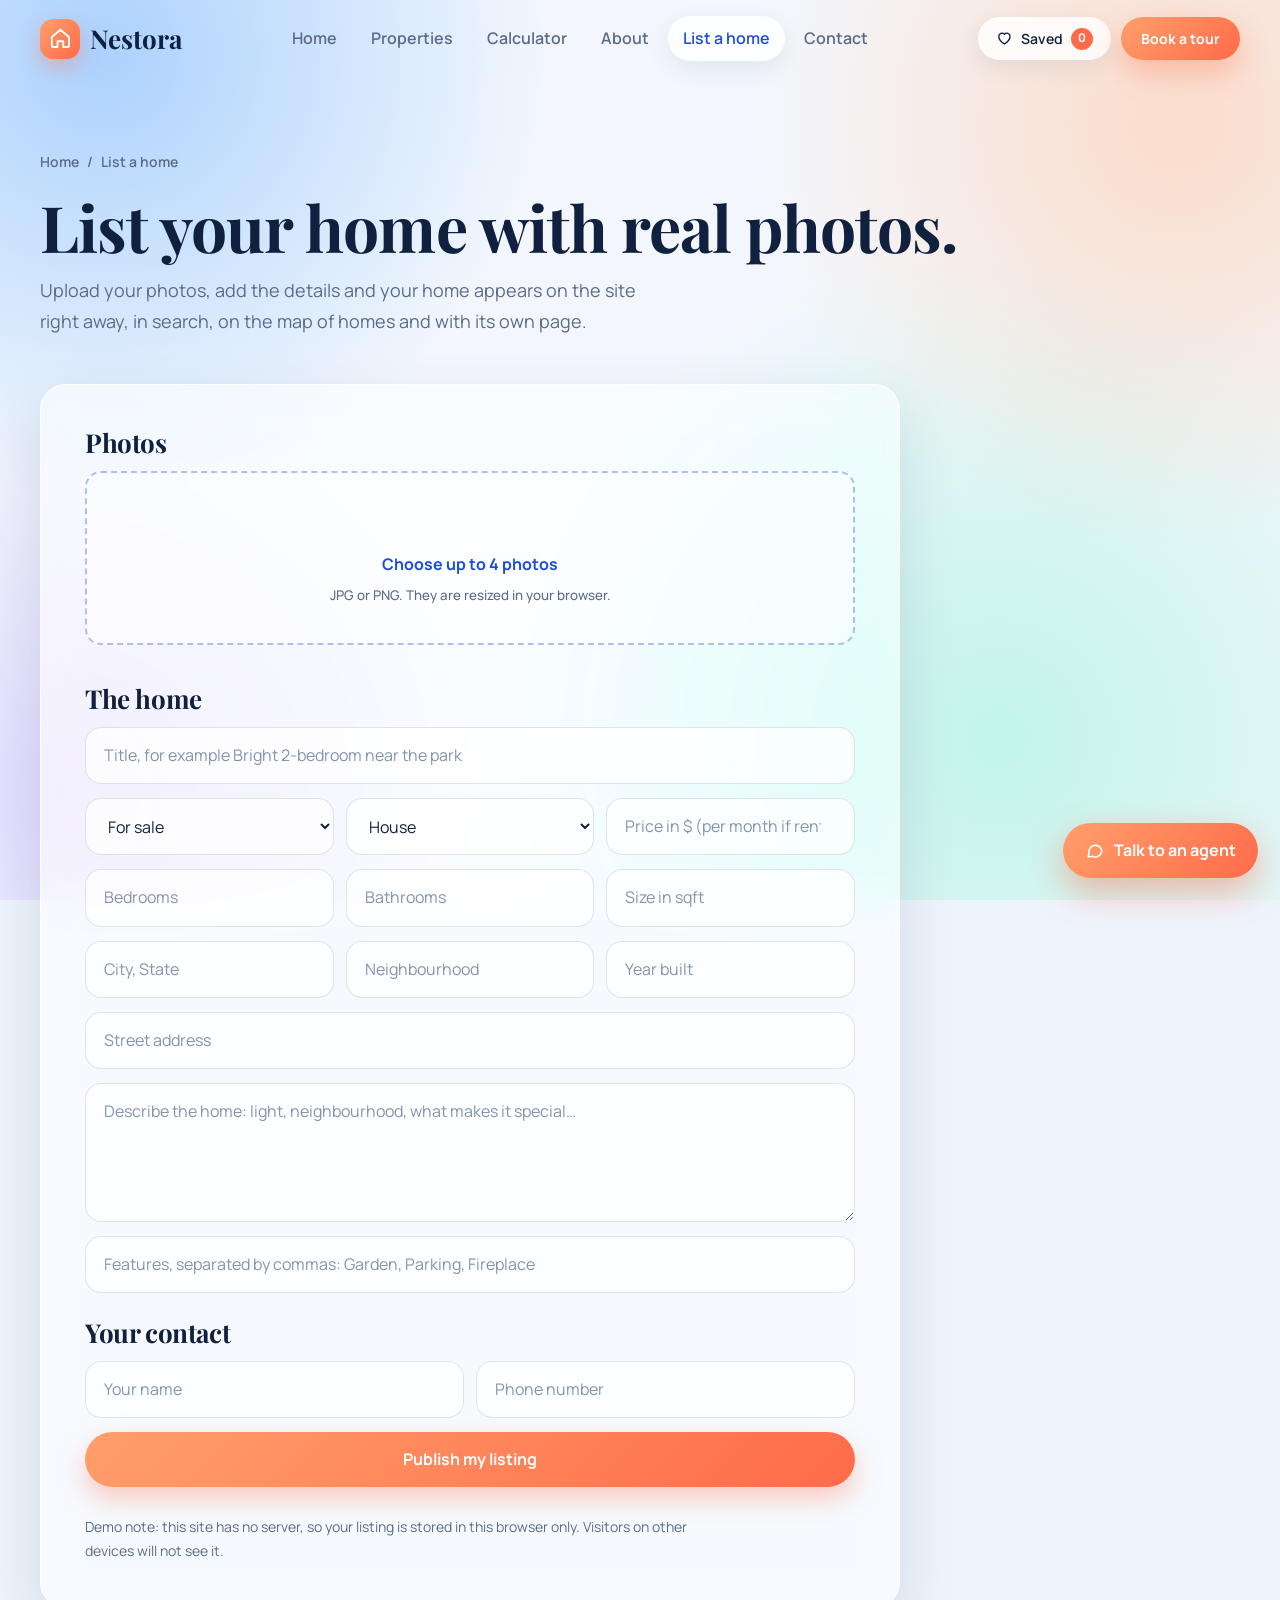
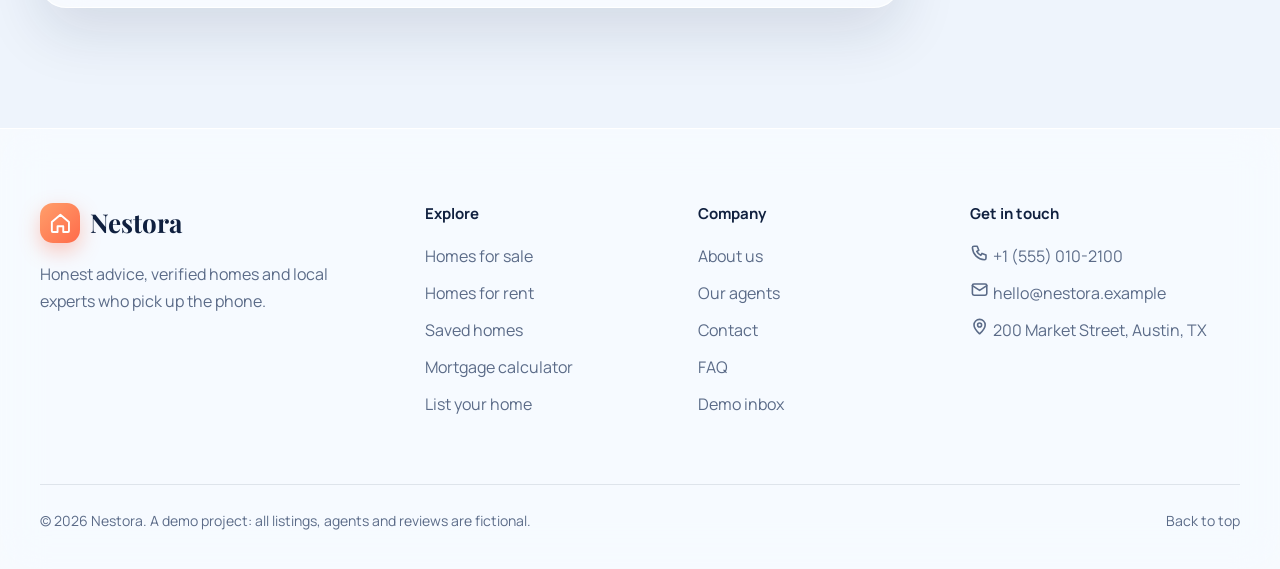
<file: list.html>
<!DOCTYPE html>
<html lang="en">
<head>
  <meta charset="utf-8">
  <meta name="viewport" content="width=device-width, initial-scale=1">
  <title>List your home – Nestora</title>
  <meta name="description" content="Add your home with photos and it appears on the site instantly.">
  <link rel="icon" href="assets/favicon.svg" type="image/svg+xml">
  <link rel="preconnect" href="https://fonts.googleapis.com">
  <link rel="preconnect" href="https://fonts.gstatic.com" crossorigin>
  <link rel="stylesheet" href="https://fonts.googleapis.com/css2?family=Manrope:wght@400;500;600;700;800&family=Playfair+Display:wght@600;700&display=swap">
  <link rel="stylesheet" href="css/variables.css">
  <link rel="stylesheet" href="css/base.css">
  <link rel="stylesheet" href="css/layout.css">
  <link rel="stylesheet" href="css/components.css">
  <link rel="stylesheet" href="css/pages.css">
  <link rel="stylesheet" href="css/responsive.css">
</head>
<body>
  <div id="site-header"></div>

  <main>
    <section class="page-hero container">
      <nav class="crumbs" aria-label="Breadcrumb"><a href="index.html">Home</a> / <span>List a home</span></nav>
      <h1>List your home with real photos.</h1>
      <p>Upload your photos, add the details and your home appears on the site right away, in search, on the map of homes and with its own page.</p>

      <form class="list-form glass form" id="listForm">
        <h2>Photos</h2>
        <label class="photo-drop" for="photos"><svg class="icon"><use href="#i-plus"/></svg>Choose up to 4 photos<small>JPG or PNG. They are resized in your browser.</small>
          <input type="file" id="photos" accept="image/*" multiple></label>
        <div class="previews" id="previews"></div>

        <h2>The home</h2>
        <input class="field" type="text" id="title" placeholder="Title, for example Bright 2-bedroom near the park" aria-label="Title" maxlength="70" required>
        <div class="grid-3">
          <select class="field" id="status" aria-label="Sale or rent"><option value="buy">For sale</option><option value="rent">For rent</option></select>
          <select class="field" id="type" aria-label="Property type"><option>House</option><option>Apartment</option><option>Villa</option><option>Condo</option></select>
          <input class="field" type="number" id="price" min="1" placeholder="Price in $ (per month if rent)" aria-label="Price" required>
        </div>
        <div class="grid-3">
          <input class="field" type="number" id="beds" min="0" max="20" placeholder="Bedrooms" aria-label="Bedrooms" required>
          <input class="field" type="number" id="baths" min="0" max="20" placeholder="Bathrooms" aria-label="Bathrooms" required>
          <input class="field" type="number" id="sqft" min="50" placeholder="Size in sqft" aria-label="Size" required>
        </div>
        <div class="grid-3">
          <input class="field" type="text" id="city" placeholder="City, State" aria-label="City" required>
          <input class="field" type="text" id="hood" placeholder="Neighbourhood" aria-label="Neighbourhood">
          <input class="field" type="number" id="year" min="1800" max="2100" placeholder="Year built" aria-label="Year built">
        </div>
        <input class="field" type="text" id="address" placeholder="Street address" aria-label="Address" required>
        <textarea class="field" id="description" rows="4" placeholder="Describe the home: light, neighbourhood, what makes it special…" aria-label="Description" required></textarea>
        <input class="field" type="text" id="features" placeholder="Features, separated by commas: Garden, Parking, Fireplace" aria-label="Features">

        <h2>Your contact</h2>
        <div class="grid-2">
          <input class="field" type="text" id="ownerName" placeholder="Your name" aria-label="Your name" required>
          <input class="field" type="tel" id="ownerPhone" placeholder="Phone number" aria-label="Phone number" required>
        </div>
        <button class="btn" type="submit">Publish my listing</button>
        <p class="muted" style="font-size:14px">Demo note: this site has no server, so your listing is stored in this browser only. Visitors on other devices will not see it.</p>
      </form>
    </section>
  </main>

  <div id="site-footer"></div>

  <script src="js/data.js"></script>
  <script src="js/utils.js"></script>
  <script src="js/art.js"></script>
  <script src="js/cards.js"></script>
  <script src="js/layout.js"></script>
  <script src="js/main.js"></script>
  <script src="js/list.js"></script>
</body>
</html>
</file>
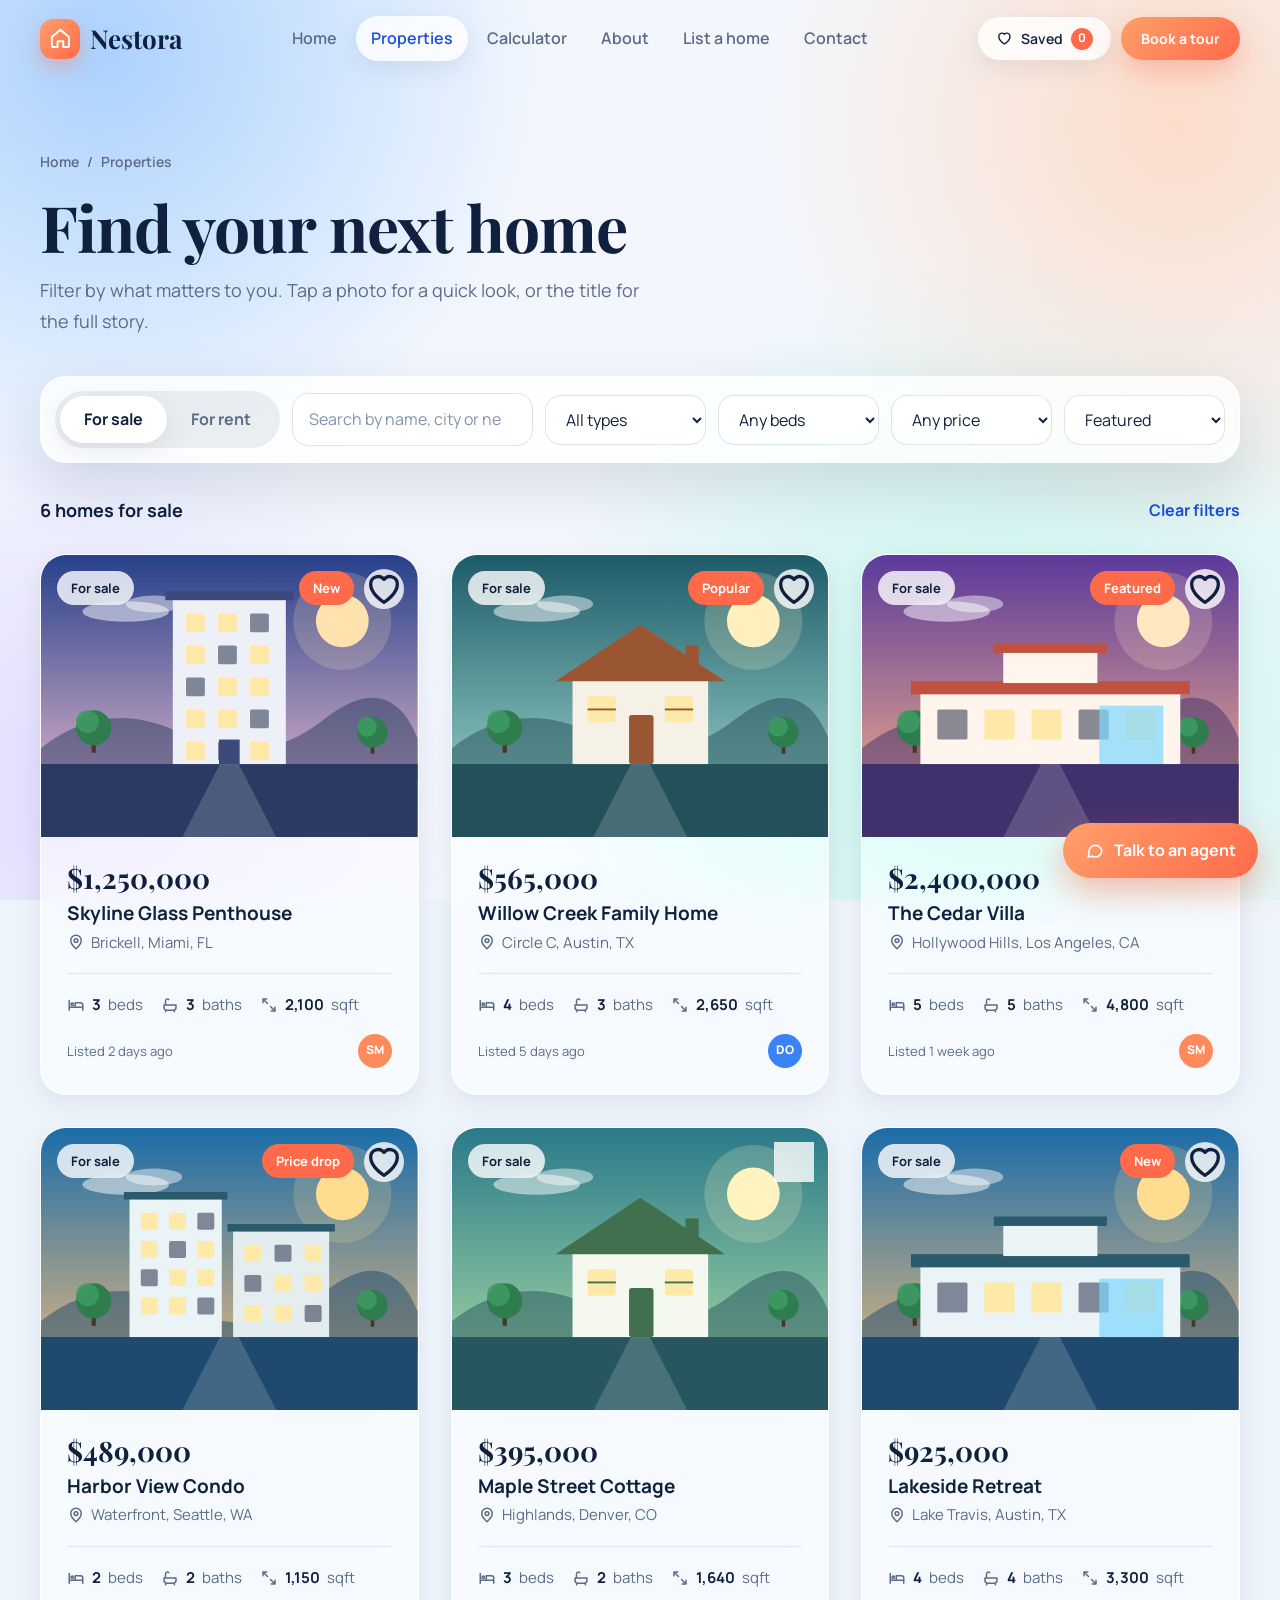
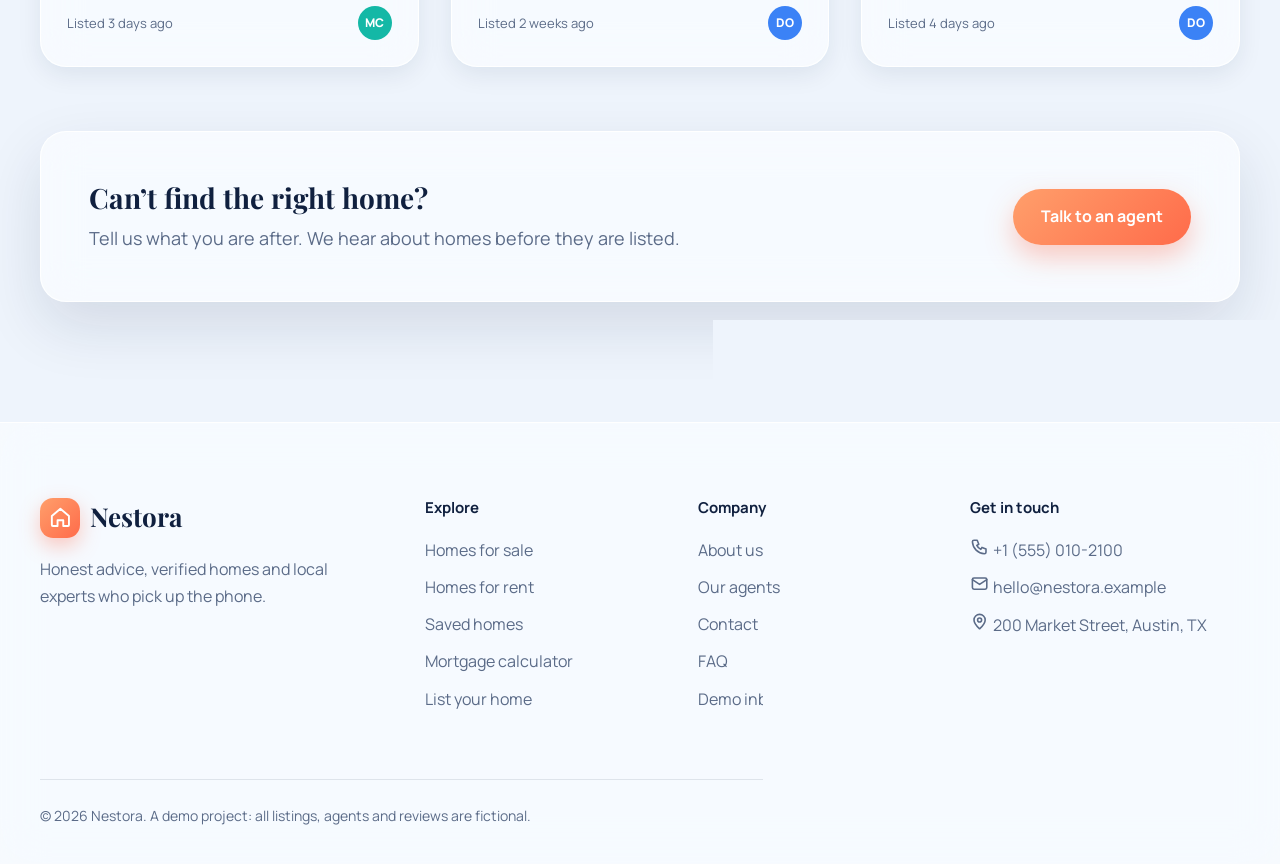
<file: properties.html>
<!DOCTYPE html>
<html lang="en">
<head>
  <meta charset="utf-8">
  <meta name="viewport" content="width=device-width, initial-scale=1">
  <title>Properties – Nestora</title>
  <meta name="description" content="Search homes for sale and rent. Filter by type, bedrooms and price.">
  <link rel="icon" href="assets/favicon.svg" type="image/svg+xml">
  <link rel="preconnect" href="https://fonts.googleapis.com">
  <link rel="preconnect" href="https://fonts.gstatic.com" crossorigin>
  <link rel="stylesheet" href="https://fonts.googleapis.com/css2?family=Manrope:wght@400;500;600;700;800&family=Playfair+Display:wght@600;700&display=swap">
  <link rel="stylesheet" href="css/variables.css">
  <link rel="stylesheet" href="css/base.css">
  <link rel="stylesheet" href="css/layout.css">
  <link rel="stylesheet" href="css/components.css">
  <link rel="stylesheet" href="css/pages.css">
  <link rel="stylesheet" href="css/responsive.css">
</head>
<body>
  <div id="site-header"></div>

  <main>
    <section class="page-hero container">
      <nav class="crumbs" aria-label="Breadcrumb"><a href="index.html">Home</a> / <span>Properties</span></nav>
      <h1>Find your next home</h1>
      <p>Filter by what matters to you. Tap a photo for a quick look, or the title for the full story.</p>

      <div class="filters glass">
        <div class="segmented" role="group" aria-label="Buy or rent">
          <button type="button" class="is-active" data-status="buy">For sale</button>
          <button type="button" data-status="rent">For rent</button>
        </div>
        <input class="field" id="q" type="search" placeholder="Search by name, city or neighbourhood" aria-label="Search">
        <select class="field" id="type" aria-label="Property type"><option value="all">All types</option><option>House</option><option>Apartment</option><option>Villa</option><option>Condo</option></select>
        <select class="field" id="beds" aria-label="Bedrooms"><option value="0">Any beds</option><option value="1">1+ beds</option><option value="2">2+ beds</option><option value="3">3+ beds</option><option value="4">4+ beds</option></select>
        <select class="field" id="maxPrice" aria-label="Maximum price"></select>
        <select class="field" id="sort" aria-label="Sort"><option value="featured">Featured</option><option value="low">Price: low to high</option><option value="high">Price: high to low</option><option value="size">Largest first</option></select>
      </div>

      <div class="results"><strong id="resultCount"></strong><button class="clear" type="button" id="clearBtn">Clear filters</button></div>
      <div class="grid" id="grid"></div>

      <div class="notfound glass">
        <div><h3>Can’t find the right home?</h3><p>Tell us what you are after. We hear about homes before they are listed.</p></div>
        <a class="btn" href="contact.html">Talk to an agent</a>
      </div>
    </section>
  </main>

  <div id="site-footer"></div>

  <script src="js/data.js"></script>
  <script src="js/utils.js"></script>
  <script src="js/art.js"></script>
  <script src="js/cards.js"></script>
  <script src="js/layout.js"></script>
  <script src="js/main.js"></script>
  <script src="js/properties.js"></script>
</body>
</html>
</file>
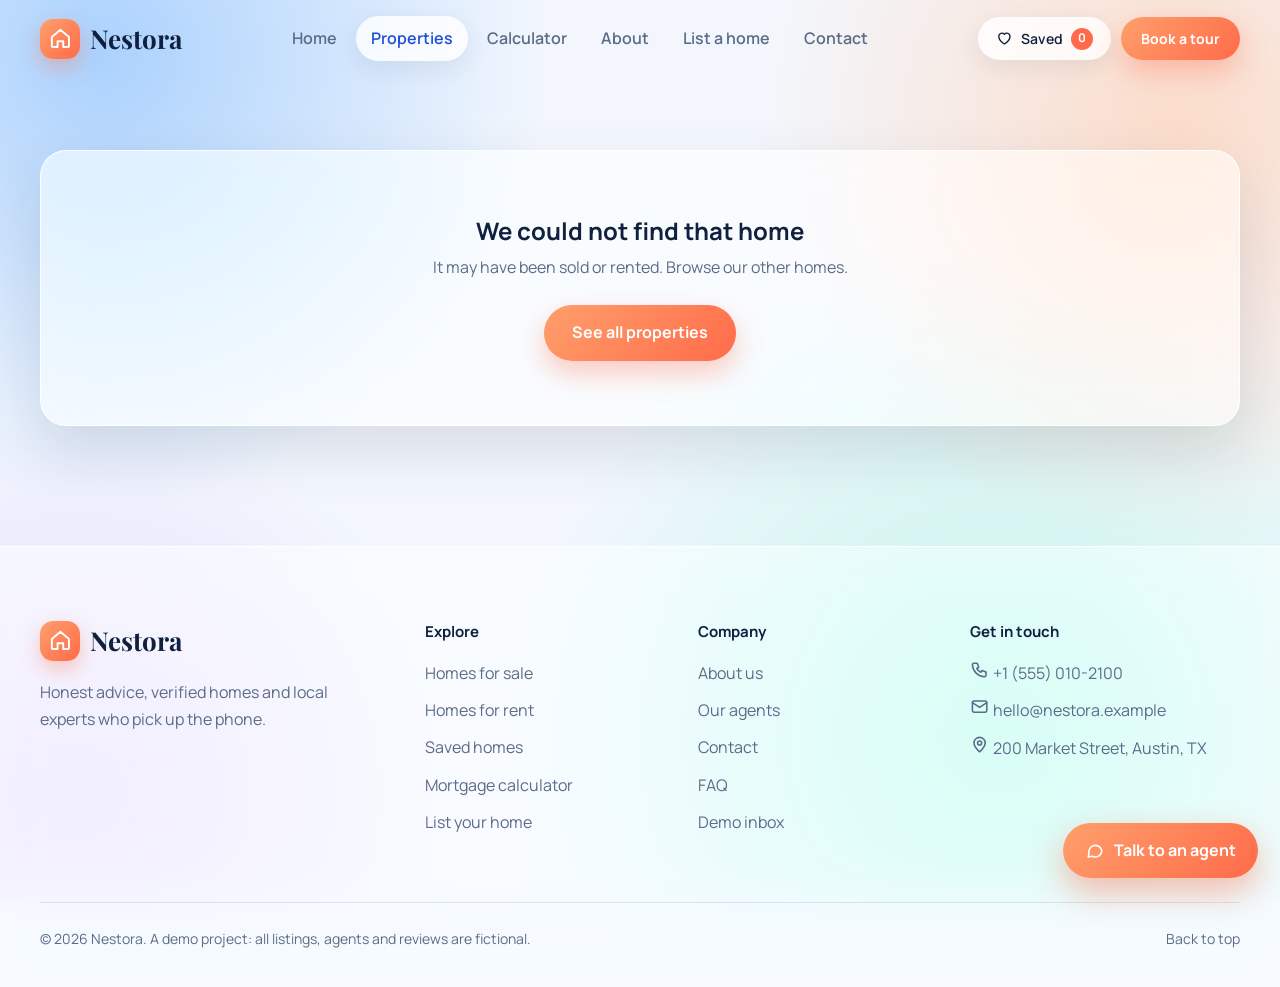
<file: property.html>
<!DOCTYPE html>
<html lang="en">
<head>
  <meta charset="utf-8">
  <meta name="viewport" content="width=device-width, initial-scale=1">
  <title>Property – Nestora</title>
  <meta name="description" content="Full details, photos, neighbourhood scores and tour booking.">
  <link rel="icon" href="assets/favicon.svg" type="image/svg+xml">
  <link rel="preconnect" href="https://fonts.googleapis.com">
  <link rel="preconnect" href="https://fonts.gstatic.com" crossorigin>
  <link rel="stylesheet" href="https://fonts.googleapis.com/css2?family=Manrope:wght@400;500;600;700;800&family=Playfair+Display:wght@600;700&display=swap">
  <link rel="stylesheet" href="css/variables.css">
  <link rel="stylesheet" href="css/base.css">
  <link rel="stylesheet" href="css/layout.css">
  <link rel="stylesheet" href="css/components.css">
  <link rel="stylesheet" href="css/pages.css">
  <link rel="stylesheet" href="css/responsive.css">
</head>
<body>
  <div id="site-header"></div>
  <main id="property"></main>
  <div id="site-footer"></div>

  <script src="js/data.js"></script>
  <script src="js/utils.js"></script>
  <script src="js/art.js"></script>
  <script src="js/cards.js"></script>
  <script src="js/layout.js"></script>
  <script src="js/main.js"></script>
  <script src="js/property.js"></script>
</body>
</html>
</file>
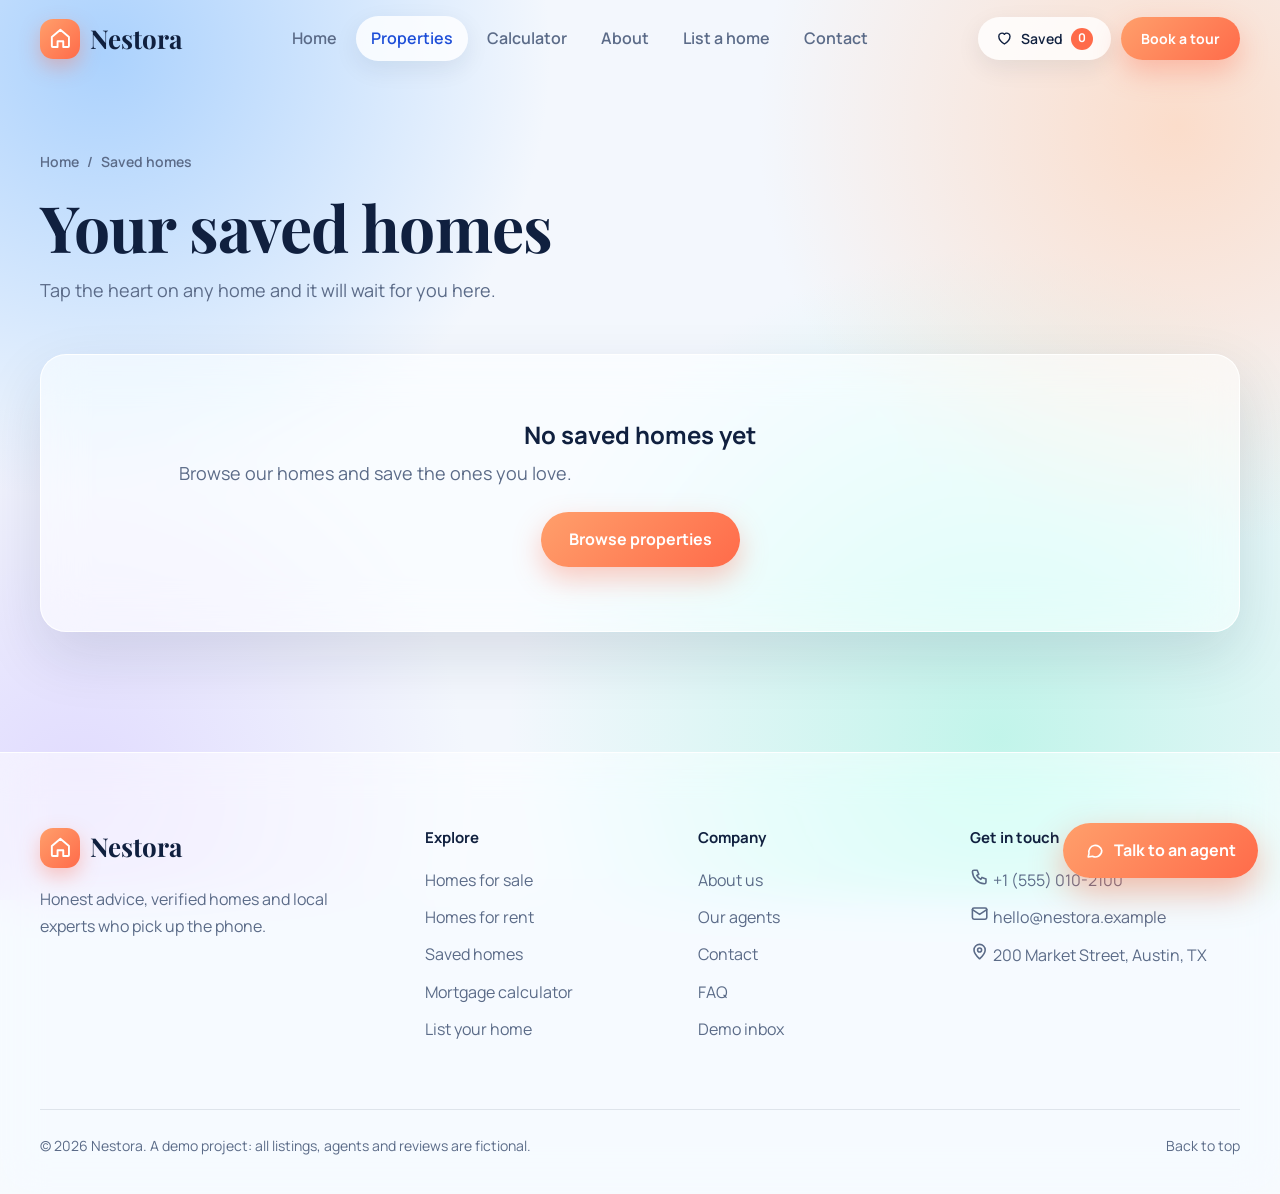
<file: saved.html>
<!DOCTYPE html>
<html lang="en">
<head>
  <meta charset="utf-8">
  <meta name="viewport" content="width=device-width, initial-scale=1">
  <title>Saved homes – Nestora</title>
  <meta name="description" content="Your saved homes, all in one place.">
  <link rel="icon" href="assets/favicon.svg" type="image/svg+xml">
  <link rel="preconnect" href="https://fonts.googleapis.com">
  <link rel="preconnect" href="https://fonts.gstatic.com" crossorigin>
  <link rel="stylesheet" href="https://fonts.googleapis.com/css2?family=Manrope:wght@400;500;600;700;800&family=Playfair+Display:wght@600;700&display=swap">
  <link rel="stylesheet" href="css/variables.css">
  <link rel="stylesheet" href="css/base.css">
  <link rel="stylesheet" href="css/layout.css">
  <link rel="stylesheet" href="css/components.css">
  <link rel="stylesheet" href="css/pages.css">
  <link rel="stylesheet" href="css/responsive.css">
</head>
<body>
  <div id="site-header"></div>

  <main>
    <section class="page-hero container">
      <nav class="crumbs" aria-label="Breadcrumb"><a href="index.html">Home</a> / <span>Saved homes</span></nav>
      <h1>Your saved homes</h1>
      <p id="savedText"></p>
      <div class="grid" id="grid" style="margin-top:48px"></div>
    </section>
  </main>

  <div id="site-footer"></div>

  <script src="js/data.js"></script>
  <script src="js/utils.js"></script>
  <script src="js/art.js"></script>
  <script src="js/cards.js"></script>
  <script src="js/layout.js"></script>
  <script src="js/main.js"></script>
  <script src="js/saved.js"></script>
</body>
</html>
</file>
<file: css/variables.css>
/* Design tokens. A light, airy palette: soft sky tones, white glass and a warm coral call-to-action. */
:root {
  --font-body: "Manrope", system-ui, -apple-system, "Segoe UI", sans-serif;
  --font-title: "Playfair Display", Georgia, serif;

  --bg: #eef4fc;
  --text: #10203f;
  --muted: #5b6b88;
  --line: rgba(16, 32, 63, 0.1);

  --primary: #1d4ed8;
  --accent: #ff6b4a;
  --mint: #0ea5a4;

  --glass-bg: rgba(255, 255, 255, 0.58);
  --glass-strong: rgba(255, 255, 255, 0.8);
  --glass-border: rgba(255, 255, 255, 0.9);
  --glass-blur: blur(22px) saturate(170%);

  --radius: 26px;
  --radius-sm: 16px;
  --shadow: 0 24px 60px rgba(16, 32, 63, 0.12);
  --shadow-sm: 0 8px 24px rgba(16, 32, 63, 0.08);

  --section-space: 120px;
}
</file>
<file: css/base.css>
*, *::before, *::after { box-sizing: border-box; }
html { scroll-behavior: smooth; scroll-padding-top: 96px; }

body {
  margin: 0;
  background: var(--bg);
  color: var(--text);
  font: 400 16px/1.7 var(--font-body);
  -webkit-font-smoothing: antialiased;
}

h1, h2, h3, h4, p, dl, dd, ul { margin: 0; }
h1, h2 { font-family: var(--font-title); line-height: 1.08; letter-spacing: -0.015em; }
h3 { line-height: 1.3; }
a { color: inherit; text-decoration: none; }
img, svg { max-width: 100%; }
button, input, select, textarea { font: inherit; color: inherit; }
button { cursor: pointer; border: 0; background: none; padding: 0; }
[hidden] { display: none !important; }
:focus-visible { outline: 3px solid rgba(29, 78, 216, 0.45); outline-offset: 2px; }

.container { width: min(1200px, 100% - 48px); margin-inline: auto; }
.muted { color: var(--muted); }

.icon { width: 1.2em; height: 1.2em; flex: none; fill: none; stroke: currentColor; stroke-width: 2; stroke-linecap: round; stroke-linejoin: round; }

/* Soft coloured light behind the whole site, so the glass has something to blur */
.glow {
  position: fixed; inset: 0; z-index: -1;
  background:
    radial-gradient(640px 640px at 8% 6%, rgba(147, 197, 253, 0.75), transparent 70%),
    radial-gradient(600px 600px at 92% 14%, rgba(253, 214, 190, 0.8), transparent 70%),
    radial-gradient(700px 700px at 78% 82%, rgba(167, 243, 224, 0.65), transparent 70%),
    radial-gradient(560px 560px at 6% 88%, rgba(212, 200, 255, 0.6), transparent 70%),
    #f3f7fd;
}

@media (prefers-reduced-motion: reduce) {
  html { scroll-behavior: auto; }
  * { transition: none !important; animation: none !important; }
}
</file>
<file: css/layout.css>
/* ---------- Header ---------- */
.header { position: fixed; inset: 0 0 auto 0; z-index: 50; padding: 16px 0; transition: background-color 0.25s, box-shadow 0.25s; }
.header.is-scrolled { padding: 10px 0; background: rgba(255, 255, 255, 0.72); backdrop-filter: var(--glass-blur); -webkit-backdrop-filter: var(--glass-blur); box-shadow: 0 6px 30px rgba(16, 32, 63, 0.08); }
.header__inner { display: flex; align-items: center; justify-content: space-between; gap: 24px; }
.header__actions { display: flex; align-items: center; gap: 10px; }

.logo { display: flex; align-items: center; gap: 10px; font-family: var(--font-title); font-size: 26px; font-weight: 700; }
.logo__mark { display: grid; place-items: center; width: 40px; height: 40px; border-radius: 13px; background: linear-gradient(135deg, #ff9f6b, #ff6b4a); color: #fff; font-size: 19px; box-shadow: 0 8px 20px rgba(255, 107, 74, 0.35); }

.nav { display: flex; gap: 4px; }
.nav a { padding: 9px 15px; border-radius: 999px; color: var(--muted); font-weight: 600; transition: background-color 0.2s, color 0.2s; }
.nav a:hover { color: var(--text); background: rgba(255, 255, 255, 0.7); }
.nav a.is-active { color: var(--primary); background: var(--glass-strong); box-shadow: var(--shadow-sm); }
.menu-btn { display: none; width: 44px; height: 44px; place-items: center; border-radius: 14px; background: var(--glass-strong); font-size: 20px; }

/* ---------- Sections ---------- */
.section { padding-top: var(--section-space); }
.section__head { max-width: 640px; margin-bottom: 48px; }
.section__head--row { display: flex; align-items: end; justify-content: space-between; gap: 24px; max-width: none; flex-wrap: wrap; }
.section__head h2 { font-size: clamp(32px, 4.4vw, 52px); }
.section__head p { margin-top: 14px; color: var(--muted); font-size: 18px; }
.eyebrow { display: inline-block; margin-bottom: 14px; color: var(--primary); font-size: 14px; font-weight: 700; }

/* ---------- Home hero ---------- */
.hero { display: grid; grid-template-columns: 1.1fr 0.9fr; gap: 64px; align-items: center; padding: 150px 0 40px; }
.hero h1 { margin: 22px 0; font-size: clamp(44px, 6.2vw, 84px); }
.hero__lead { max-width: 540px; margin-bottom: 36px; color: var(--muted); font-size: 19px; }
.hero__visual { position: relative; }
.hero__art { aspect-ratio: 4 / 4.6; overflow: hidden; border-radius: 40px; box-shadow: var(--shadow); border: 6px solid rgba(255, 255, 255, 0.8); }
.hero__art svg, .hero__art img { width: 100%; height: 100%; object-fit: cover; display: block; }
.float { position: absolute; display: flex; align-items: center; gap: 12px; padding: 14px 18px; }
.float--top { left: -28px; top: 36px; }
.float--bottom { right: -20px; bottom: 36px; }
.float strong { display: block; line-height: 1.2; }
.float small { color: var(--muted); }
.float__icon { display: grid; place-items: center; width: 42px; height: 42px; border-radius: 14px; background: rgba(14, 165, 164, 0.15); color: var(--mint); font-size: 20px; }

/* ---------- Inner page header ---------- */
.page-hero { padding: 150px 0 0; }
.page-hero h1 { font-size: clamp(38px, 5.2vw, 64px); }
.page-hero p { max-width: 620px; margin-top: 14px; color: var(--muted); font-size: 18px; }
.crumbs { display: flex; gap: 8px; margin-bottom: 18px; color: var(--muted); font-size: 14px; font-weight: 600; }
.crumbs a:hover { color: var(--primary); }

/* ---------- Footer ---------- */
.footer { margin-top: var(--section-space); padding: 72px 0 36px; background: rgba(255, 255, 255, 0.55); backdrop-filter: var(--glass-blur); -webkit-backdrop-filter: var(--glass-blur); border-top: 1px solid var(--glass-border); }
.footer__grid { display: grid; grid-template-columns: 1.5fr 1fr 1fr 1.2fr; gap: 48px; }
.footer h4 { margin-bottom: 16px; font-size: 15px; }
.footer li { list-style: none; margin-bottom: 10px; color: var(--muted); }
.footer ul { padding: 0; }
.footer a:hover { color: var(--primary); }
.footer__about { margin-top: 16px; max-width: 320px; color: var(--muted); }
.footer__bottom { display: flex; justify-content: space-between; gap: 12px; flex-wrap: wrap; margin-top: 56px; padding-top: 24px; border-top: 1px solid var(--line); color: var(--muted); font-size: 14px; }

/* Floating "talk to us" button */
.fab { position: fixed; right: 22px; bottom: 22px; z-index: 40; display: inline-flex; align-items: center; gap: 10px; padding: 14px 22px; border-radius: 999px; background: linear-gradient(135deg, #ff9f6b, #ff6b4a); color: #fff; font-weight: 700; box-shadow: 0 14px 34px rgba(255, 107, 74, 0.45); transition: transform 0.2s; }
.fab:hover { transform: translateY(-3px); }
</file>
<file: css/components.css>
/* ---------- Glass ---------- */
.glass { background: var(--glass-bg); border: 1px solid var(--glass-border); border-radius: var(--radius); backdrop-filter: var(--glass-blur); -webkit-backdrop-filter: var(--glass-blur); box-shadow: var(--shadow); }
.glass-inner { background: rgba(255, 255, 255, 0.6); border: 1px solid rgba(255, 255, 255, 0.9); border-radius: var(--radius-sm); }
@supports not ((backdrop-filter: blur(1px)) or (-webkit-backdrop-filter: blur(1px))) {
  .glass, .header.is-scrolled, .footer { background: rgba(255, 255, 255, 0.95); }
}

/* ---------- Buttons, pills, fields ---------- */
.btn { display: inline-flex; align-items: center; justify-content: center; gap: 8px; padding: 14px 28px; border-radius: 999px; background: linear-gradient(135deg, #ff9f6b, #ff6b4a); color: #fff; font-weight: 700; box-shadow: 0 12px 28px rgba(255, 107, 74, 0.35); transition: transform 0.15s, box-shadow 0.15s; }
.btn:hover { transform: translateY(-2px); box-shadow: 0 16px 34px rgba(255, 107, 74, 0.45); }
.btn--sm { padding: 10px 20px; font-size: 14px; }
.btn--block { width: 100%; }
.btn--ghost { background: var(--glass-strong); color: var(--text); box-shadow: var(--shadow-sm); }
.btn--ghost:hover { box-shadow: var(--shadow); }
.glass-btn { display: inline-flex; align-items: center; gap: 8px; padding: 10px 18px; border-radius: 999px; background: var(--glass-strong); box-shadow: var(--shadow-sm); font-weight: 600; font-size: 14px; }
.count { display: grid; place-items: center; min-width: 22px; height: 22px; padding: 0 6px; border-radius: 11px; background: var(--accent); color: #fff; font-size: 12px; font-weight: 700; }
.pill { display: inline-flex; align-items: center; gap: 8px; padding: 8px 16px; border-radius: 999px; background: var(--glass-strong); box-shadow: var(--shadow-sm); font-size: 14px; font-weight: 600; }
.pill .icon { color: #f5a623; fill: #f5a623; }
.link-arrow { display: inline-flex; align-items: center; gap: 8px; color: var(--primary); font-weight: 700; }
.link-arrow:hover .icon { transform: translateX(4px); }
.link-arrow .icon { transition: transform 0.2s; }

.field { width: 100%; padding: 14px 18px; border: 1px solid rgba(16, 32, 63, 0.12); border-radius: var(--radius-sm); background: rgba(255, 255, 255, 0.75); }
.field::placeholder { color: #8493ad; }
.field:focus { border-color: var(--primary); outline: 0; box-shadow: 0 0 0 4px rgba(29, 78, 216, 0.12); }
.label { display: block; font-size: 14px; font-weight: 700; }
.label .field { margin-top: 8px; font-weight: 400; }
.grid-2 { display: grid; grid-template-columns: 1fr 1fr; gap: 12px; }
.form { display: grid; gap: 14px; }

.segmented { display: inline-flex; padding: 5px; border-radius: 999px; background: rgba(16, 32, 63, 0.07); }
.segmented button, .segmented label { padding: 10px 24px; border-radius: 999px; color: var(--muted); font-weight: 700; cursor: pointer; transition: background-color 0.2s, color 0.2s; }
.segmented button.is-active, .segmented input:checked + span { background: #fff; color: var(--text); box-shadow: var(--shadow-sm); }
.segmented label { padding: 0; }
.segmented label span { display: block; padding: 10px 24px; border-radius: 999px; }
.segmented input { position: absolute; opacity: 0; pointer-events: none; }

/* ---------- Search bar (home hero) ---------- */
.search { display: flex; align-items: center; flex-wrap: wrap; gap: 12px; max-width: 640px; padding: 14px; background: var(--glass-strong); }
.search .field { flex: 1 1 160px; border-color: transparent; background: rgba(16, 32, 63, 0.05); }
.search .btn { flex: 0 0 auto; }
.search__hint { margin-top: 18px; color: var(--muted); font-size: 14px; }
.search__hint a { color: var(--primary); font-weight: 700; }

/* ---------- Stats and cards ---------- */
.stats { display: grid; grid-template-columns: repeat(4, 1fr); gap: 20px; margin-top: 48px; }
.stat { padding: 30px 24px; text-align: center; }
.stat strong { display: block; font-family: var(--font-title); font-size: 40px; line-height: 1.1; }
.stat span { color: var(--muted); font-size: 15px; }

.grid { display: grid; grid-template-columns: repeat(auto-fill, minmax(330px, 1fr)); gap: 32px; }
.card { position: relative; overflow: hidden; background: var(--glass-bg); border: 1px solid var(--glass-border); border-radius: var(--radius); backdrop-filter: var(--glass-blur); -webkit-backdrop-filter: var(--glass-blur); box-shadow: var(--shadow-sm); transition: transform 0.3s, box-shadow 0.3s; }
.card:hover { transform: translateY(-8px); box-shadow: var(--shadow); }
.card__media { position: relative; aspect-ratio: 4 / 3; overflow: hidden; cursor: pointer; }
.card__media svg, .card__media img, .gallery__main svg, .gallery__main img { display: block; width: 100%; height: 100%; object-fit: cover; transition: transform 0.6s; }
.card:hover .card__media svg, .card:hover .card__media img { transform: scale(1.06); }
.card__quick { position: absolute; left: 50%; bottom: 16px; transform: translate(-50%, 12px); padding: 9px 20px; border-radius: 999px; background: var(--glass-strong); backdrop-filter: blur(10px); font-size: 14px; font-weight: 700; opacity: 0; transition: opacity 0.25s, transform 0.25s; }
.card:hover .card__quick, .card__media:focus-visible .card__quick { opacity: 1; transform: translate(-50%, 0); }
.badge { position: absolute; left: 16px; top: 16px; padding: 6px 14px; border-radius: 999px; background: var(--glass-strong); backdrop-filter: blur(10px); font-size: 13px; font-weight: 700; }
.badge--tag { left: auto; right: 64px; background: var(--accent); color: #fff; }
.heart { position: absolute; right: 14px; top: 14px; z-index: 2; display: grid; place-items: center; width: 40px; height: 40px; border-radius: 50%; background: var(--glass-strong); backdrop-filter: blur(10px); font-size: 19px; transition: transform 0.15s, color 0.15s; }
.heart:hover { transform: scale(1.12); }
.heart.is-saved { color: #ef4466; }
.heart.is-saved .icon { fill: currentColor; }

.card__body { padding: 24px 26px 26px; }
.price { font-family: var(--font-title); font-size: 28px; font-weight: 700; line-height: 1.2; }
.price small { color: var(--muted); font-family: var(--font-body); font-size: 15px; font-weight: 500; }
.card__title { margin: 6px 0 4px; font-size: 19px; }
.card__title a:hover { color: var(--primary); }
.place { display: flex; align-items: center; gap: 6px; color: var(--muted); font-size: 15px; }
.meta { display: flex; flex-wrap: wrap; gap: 8px 18px; margin-top: 18px; padding-top: 18px; border-top: 1px solid var(--line); color: var(--muted); font-size: 15px; }
.meta span { display: inline-flex; align-items: center; gap: 7px; }
.meta b { color: var(--text); }
.card__foot { display: flex; align-items: center; justify-content: space-between; margin-top: 16px; color: var(--muted); font-size: 13px; }
.avatar { display: inline-grid; place-items: center; width: 34px; height: 34px; border-radius: 50%; color: #fff; font-size: 12px; font-weight: 800; }

.empty { grid-column: 1 / -1; padding: 64px 24px; text-align: center; }
.empty h3 { font-size: 24px; }
.empty p { margin: 8px 0 24px; color: var(--muted); }

/* ---------- Gallery ---------- */
.gallery__stage { position: relative; }
.gallery__main { aspect-ratio: 16 / 10; overflow: hidden; border-radius: var(--radius-sm); background: #dfe8f5; }
.gallery__thumbs { display: grid; grid-template-columns: repeat(auto-fit, minmax(90px, 1fr)); gap: 12px; margin-top: 12px; }
.thumb { aspect-ratio: 16 / 10; overflow: hidden; border-radius: 12px; border: 3px solid transparent; opacity: 0.75; transition: opacity 0.2s, border-color 0.2s; }
.thumb svg, .thumb img { display: block; width: 100%; height: 100%; object-fit: cover; }
.thumb:hover { opacity: 1; }
.thumb.is-active { border-color: var(--accent); opacity: 1; }

/* ---------- Property details blocks (used in pop-up and on the page) ---------- */
.facts { display: grid; grid-template-columns: 1fr 1fr; gap: 12px; margin: 22px 0; }
.fact { padding: 14px 16px; }
.fact small { display: block; color: var(--muted); font-size: 13px; }
.fact b { font-size: 15px; }
.chips { display: flex; flex-wrap: wrap; gap: 10px; }
.chips span { display: inline-flex; align-items: center; gap: 8px; padding: 8px 16px; border-radius: 999px; background: rgba(14, 165, 164, 0.12); color: #0b7f7e; font-size: 14px; font-weight: 600; }
.payment { margin: 22px 0; padding: 20px 22px; }
.payment__top { display: flex; align-items: center; justify-content: space-between; gap: 12px; color: var(--muted); font-size: 14px; font-weight: 600; }
.payment select { padding: 6px 12px; border: 0; border-radius: 10px; background: rgba(16, 32, 63, 0.07); font-weight: 700; }
.payment strong { display: block; margin: 6px 0; font-family: var(--font-title); font-size: 34px; line-height: 1.2; }
.payment strong small { color: var(--muted); font-family: var(--font-body); font-size: 15px; font-weight: 500; }
.payment small { color: var(--muted); }
.agent { display: flex; align-items: center; gap: 16px; padding: 18px 20px; }
.agent .avatar { width: 52px; height: 52px; font-size: 16px; }
.agent__info { flex: 1; min-width: 0; }
.agent__info strong { display: block; line-height: 1.3; }
.agent__info small { color: var(--muted); }
.agent__links { display: flex; gap: 8px; }
.round { display: grid; place-items: center; width: 42px; height: 42px; border-radius: 50%; background: #fff; box-shadow: var(--shadow-sm); color: var(--primary); font-size: 18px; transition: transform 0.15s; }
.round:hover { transform: translateY(-2px); }
.tour { margin-top: 22px; padding: 24px; }
.tour h3 { margin-bottom: 4px; font-size: 20px; }
.tour small { color: var(--muted); }
.scores { display: grid; gap: 16px; }
.score { display: grid; grid-template-columns: 90px 1fr 36px; gap: 14px; align-items: center; font-weight: 600; }
.bar { height: 10px; overflow: hidden; border-radius: 10px; background: rgba(16, 32, 63, 0.08); }
.bar span { display: block; height: 100%; border-radius: 10px; background: linear-gradient(90deg, #14b8a6, #3b82f6); }
.when-on { display: none; }
.is-saved .when-on { display: inline; }
.is-saved .when-off { display: none; }

/* ---------- Home sections ---------- */
.cities { display: grid; grid-template-columns: repeat(4, 1fr); gap: 24px; }
.city { position: relative; display: block; aspect-ratio: 3 / 4; overflow: hidden; border-radius: var(--radius); box-shadow: var(--shadow-sm); transition: transform 0.3s; }
.city:hover { transform: translateY(-6px); }
.city svg, .city img { width: 100%; height: 100%; object-fit: cover; display: block; }
.city__label { position: absolute; left: 14px; right: 14px; bottom: 14px; padding: 14px 18px; border-radius: 18px; background: var(--glass-strong); backdrop-filter: blur(12px); }
.city__label strong { display: block; font-size: 18px; }
.city__label small { color: var(--muted); }

.steps { display: grid; grid-template-columns: repeat(3, 1fr); gap: 24px; counter-reset: step; }
.step { position: relative; padding: 36px 32px; }
.step::before { counter-increment: step; content: counter(step); display: grid; place-items: center; width: 48px; height: 48px; margin-bottom: 20px; border-radius: 50%; background: var(--text); color: #fff; font-family: var(--font-title); font-size: 22px; }
.step h3, .feature h3 { margin-bottom: 10px; font-size: 21px; }
.step p, .feature p { color: var(--muted); }

.features { display: grid; grid-template-columns: repeat(4, 1fr); gap: 24px; }
.feature { padding: 32px 28px; }
.feature__icon { display: grid; place-items: center; width: 56px; height: 56px; margin-bottom: 20px; border-radius: 18px; background: rgba(14, 165, 164, 0.14); color: var(--mint); font-size: 26px; }

.quotes { display: grid; grid-template-columns: repeat(3, 1fr); gap: 24px; }
.quote { padding: 34px 32px; }
.quote .stars { display: flex; gap: 3px; margin-bottom: 16px; color: #f5a623; }
.quote .stars .icon { fill: currentColor; }
.quote p { font-size: 17px; }
.quote footer { display: flex; align-items: center; gap: 14px; margin-top: 24px; }
.quote footer small { display: block; color: var(--muted); }

.cta { position: relative; overflow: hidden; display: grid; grid-template-columns: 1.1fr 0.9fr; gap: 48px; align-items: center; padding: 64px; }
.cta h2 { font-size: clamp(30px, 4vw, 46px); }
.cta p { margin-top: 14px; color: var(--muted); font-size: 18px; }
.cta__ticks { display: grid; gap: 10px; margin-top: 24px; padding: 0; list-style: none; font-weight: 600; }
.cta__ticks li { display: flex; align-items: center; gap: 10px; }
.cta__ticks .icon { color: var(--mint); }

/* ---------- FAQ ---------- */
.faq { display: grid; gap: 14px; }
.faq details { padding: 4px 26px; border-radius: var(--radius-sm); background: var(--glass-bg); border: 1px solid var(--glass-border); backdrop-filter: var(--glass-blur); -webkit-backdrop-filter: var(--glass-blur); }
.faq summary { padding: 18px 0; font-weight: 700; cursor: pointer; list-style: none; display: flex; justify-content: space-between; gap: 16px; }
.faq summary::after { content: "+"; font-size: 24px; line-height: 1; color: var(--primary); }
.faq details[open] summary::after { content: "–"; }
.faq summary::-webkit-details-marker { display: none; }
.faq p { padding-bottom: 20px; color: var(--muted); }

/* ---------- Dialog (quick view) ---------- */
.dialog { width: min(1040px, 95vw); max-height: 92vh; padding: 0; overflow: auto; border: 1px solid var(--glass-border); border-radius: 32px; background: rgba(247, 250, 255, 0.86); backdrop-filter: blur(34px) saturate(170%); -webkit-backdrop-filter: blur(34px) saturate(170%); color: var(--text); box-shadow: 0 40px 100px rgba(16, 32, 63, 0.35); }
.dialog::backdrop { background: rgba(16, 32, 63, 0.45); backdrop-filter: blur(6px); }
.dialog[open] { animation: pop 0.25s ease; }
@keyframes pop { from { opacity: 0; transform: translateY(16px) scale(0.98); } }
.dialog__close { position: absolute; right: 18px; top: 18px; z-index: 5; display: grid; place-items: center; width: 44px; height: 44px; border-radius: 50%; background: #fff; box-shadow: var(--shadow-sm); font-size: 20px; }
.dialog__body { display: grid; grid-template-columns: 1.15fr 0.85fr; gap: 40px; padding: 36px; }
.dialog__desc { margin: 26px 0 18px; color: var(--muted); }
.dialog__top { display: flex; align-items: center; gap: 10px; flex-wrap: wrap; padding-right: 50px; }
.dialog h2 { margin: 14px 0 8px; font-size: 34px; }
.dialog__cta { display: flex; gap: 10px; margin-top: 18px; flex-wrap: wrap; }
.tag { padding: 5px 14px; border-radius: 999px; background: rgba(255, 107, 74, 0.14); color: #d9441f; font-size: 13px; font-weight: 700; }

.toast { position: fixed; left: 50%; bottom: 28px; z-index: 100; max-width: calc(100% - 32px); transform: translateX(-50%); padding: 16px 28px; border-radius: 999px; font-weight: 700; text-align: center; }
</file>
<file: css/pages.css>
/* ---------- Properties page ---------- */
.filters { position: sticky; top: 76px; z-index: 20; display: grid; grid-template-columns: auto 1.5fr repeat(4, 1fr); gap: 12px; align-items: center; margin: 40px 0 32px; padding: 14px; background: var(--glass-strong); }
.filters .field { padding: 12px 16px; }
.results { display: flex; align-items: center; justify-content: space-between; gap: 16px; margin-bottom: 28px; flex-wrap: wrap; }
.results strong { font-size: 18px; }
.clear { color: var(--primary); font-weight: 700; }
.notfound { margin-top: 64px; padding: 48px; display: flex; align-items: center; justify-content: space-between; gap: 24px; flex-wrap: wrap; }
.notfound h3 { font-family: var(--font-title); font-size: 28px; }
.notfound p { color: var(--muted); margin-top: 6px; }

/* ---------- Property page ---------- */
.detail { display: grid; grid-template-columns: minmax(0, 1fr) 390px; gap: 56px; align-items: start; margin-top: 36px; }
.detail__head { display: flex; align-items: end; justify-content: space-between; gap: 24px; flex-wrap: wrap; margin-top: 12px; }
.detail__head h1 { font-size: clamp(34px, 4.6vw, 56px); }
.detail__block { margin-top: 56px; }
.detail__block h2 { margin-bottom: 20px; font-size: 30px; }
.detail__block > p { color: var(--muted); font-size: 17px; max-width: 680px; }
.detail__side { position: sticky; top: 100px; }
.detail__side .payment { margin-top: 0; }
.mobile-cta { display: none; }
.sticky-price { padding: 24px; margin-bottom: 20px; }

/* ---------- Calculator page ---------- */
.tools { display: grid; grid-template-columns: 1fr 1fr; gap: 32px; margin-top: 48px; }
.tool { padding: 40px; }
.tool h2 { font-size: 30px; }
.tool .muted { margin: 8px 0 28px; }
.range { display: block; margin-bottom: 24px; font-weight: 700; font-size: 15px; }
.range output { float: right; color: var(--primary); }
.range input[type="range"] { width: 100%; margin-top: 10px; accent-color: var(--accent); }
.result { margin-top: 28px; padding: 28px; }
.result > span { color: var(--muted); font-weight: 600; }
.result > strong { display: block; margin: 4px 0 16px; font-family: var(--font-title); font-size: clamp(38px, 5vw, 54px); line-height: 1.1; }
.result dl { display: grid; gap: 12px; }
.result dl div { display: flex; justify-content: space-between; gap: 12px; padding-bottom: 12px; border-bottom: 1px solid var(--line); }
.result dt { color: var(--muted); }
.result dd { font-weight: 700; }
.split { display: flex; height: 14px; overflow: hidden; border-radius: 14px; margin: 4px 0 8px; background: rgba(16, 32, 63, 0.08); }
.split span:first-child { background: linear-gradient(90deg, #14b8a6, #3b82f6); }
.split span:last-child { background: #ffb08f; }
.legend { display: flex; gap: 20px; font-size: 13px; color: var(--muted); }

/* ---------- About and contact ---------- */
.about { display: grid; grid-template-columns: 1fr 1fr; gap: 64px; align-items: center; margin-top: 72px; }
.about__art { aspect-ratio: 4 / 3.4; overflow: hidden; border-radius: 36px; border: 6px solid rgba(255, 255, 255, 0.8); box-shadow: var(--shadow); }
.about__art svg { width: 100%; height: 100%; object-fit: cover; display: block; }
.about h2 { font-size: clamp(30px, 4vw, 46px); margin-bottom: 18px; }
.about p { color: var(--muted); font-size: 17px; }
.about p + p { margin-top: 16px; }
.team { display: grid; grid-template-columns: repeat(3, 1fr); gap: 28px; }
.member { padding: 36px 32px; text-align: center; }
.member .avatar { width: 84px; height: 84px; margin-bottom: 18px; font-size: 26px; }
.member h3 { font-size: 21px; }
.member > small { display: block; margin: 2px 0 14px; color: var(--primary); font-weight: 700; }
.member p { color: var(--muted); font-size: 15px; }
.member .agent__links { justify-content: center; margin-top: 20px; }

.contact { display: grid; grid-template-columns: 1.1fr 0.9fr; gap: 40px; margin-top: 56px; align-items: start; }
.contact__form { padding: 44px; }
.contact__form h2 { margin-bottom: 8px; font-size: 32px; }
.contact__form .muted { margin-bottom: 28px; }
.info { display: grid; gap: 18px; }
.info__item { display: flex; align-items: center; gap: 18px; padding: 24px 26px; }
.info__item .feature__icon { margin: 0; flex: none; }
.info__item strong { display: block; }
.info__item small { color: var(--muted); font-size: 15px; }

/* ---------- List a home and demo inbox ---------- */
.list-form { max-width: 860px; margin-top: 48px; padding: 44px; }
.list-form h2 { margin: 12px 0 0; font-size: 26px; }
.list-form h2:first-child { margin-top: 0; }
.grid-3 { display: grid; grid-template-columns: repeat(3, 1fr); gap: 12px; }
.photo-drop { display: grid; justify-items: center; gap: 6px; padding: 36px 20px; border: 2px dashed rgba(29, 78, 216, 0.35); border-radius: var(--radius-sm); background: rgba(255, 255, 255, 0.5); color: var(--primary); font-weight: 700; text-align: center; cursor: pointer; transition: background-color 0.2s; }
.photo-drop:hover { background: rgba(255, 255, 255, 0.85); }
.photo-drop .icon { font-size: 30px; }
.photo-drop small { color: var(--muted); font-weight: 500; }
.photo-drop input { position: absolute; opacity: 0; pointer-events: none; }
.previews { display: grid; grid-template-columns: repeat(auto-fill, minmax(120px, 1fr)); gap: 12px; }
.previews img { width: 100%; aspect-ratio: 4 / 3; object-fit: cover; border-radius: 12px; }
.note { padding: 18px 22px; color: var(--muted); font-size: 15px; }
.inbox { display: grid; gap: 18px; margin-top: 40px; }
.message { padding: 26px 30px; }
.message__top { display: flex; justify-content: space-between; align-items: center; gap: 12px; flex-wrap: wrap; margin-bottom: 14px; }
.message__top strong { font-size: 18px; }
.message dl { display: grid; gap: 8px; }
.message dl div { display: grid; grid-template-columns: 160px 1fr; gap: 12px; }
.message dt { color: var(--muted); }
.message dd { overflow-wrap: anywhere; }
@media (max-width: 600px) { .list-form { padding: 26px 20px; } .grid-3 { grid-template-columns: 1fr; } .message dl div { grid-template-columns: 1fr; gap: 0; } }
</file>
<file: css/responsive.css>
@media (max-width: 1100px) {
  :root { --section-space: 96px; }
  .features { grid-template-columns: repeat(2, 1fr); }
  .filters { grid-template-columns: 1fr 1fr 1fr; position: static; }
  .filters .segmented { grid-column: 1 / -1; justify-self: start; }
  .filters #q { grid-column: 1 / -1; }
  .detail { grid-template-columns: 1fr; }
  .detail__side { position: static; }
  .footer__grid { grid-template-columns: 1fr 1fr; }
}

@media (max-width: 900px) {
  .hero { grid-template-columns: 1fr; gap: 48px; padding-top: 130px; }
  .hero__visual { max-width: 520px; }
  .float--top { left: 12px; }
  .float--bottom { right: 12px; }
  .stats, .cities { grid-template-columns: repeat(2, 1fr); }
  .steps, .quotes, .team { grid-template-columns: 1fr; }
  .cta, .about, .contact, .tools { grid-template-columns: 1fr; gap: 32px; }
  .cta { padding: 40px 28px; }
  .tool, .contact__form { padding: 30px 24px; }
  .dialog__body { grid-template-columns: 1fr; gap: 28px; padding: 24px; }

  .menu-btn { display: grid; }
  .header__actions .btn { display: none; }
  .nav { position: absolute; left: 24px; right: 24px; top: 74px; display: none; flex-direction: column; padding: 12px; border-radius: 24px; background: rgba(255, 255, 255, 0.92); backdrop-filter: var(--glass-blur); -webkit-backdrop-filter: var(--glass-blur); box-shadow: var(--shadow); }
  .nav.is-open { display: flex; }
  .nav a { padding: 14px 18px; }

  .mobile-cta { position: fixed; inset: auto 0 0 0; z-index: 45; display: flex; gap: 10px; padding: 12px 16px calc(12px + env(safe-area-inset-bottom, 0px)); background: rgba(255, 255, 255, 0.9); backdrop-filter: var(--glass-blur); -webkit-backdrop-filter: var(--glass-blur); box-shadow: 0 -8px 30px rgba(16, 32, 63, 0.12); }
  .mobile-cta .btn { flex: 1; }
  .has-mobile-cta .fab { display: none; }
}

@media (max-width: 600px) {
  :root { --section-space: 72px; }
  .container { width: min(1200px, 100% - 32px); }
  .section__head { margin-bottom: 32px; }
  .grid { grid-template-columns: 1fr; gap: 24px; }
  .features { grid-template-columns: 1fr; }
  .filters { grid-template-columns: 1fr 1fr; }
  .float { display: none; }
  .search { border-radius: var(--radius); }
  .search .btn { width: 100%; }
  .stat strong { font-size: 30px; }
  .facts { grid-template-columns: 1fr 1fr; }
  .footer__grid { grid-template-columns: 1fr; gap: 32px; }
  .fab span { display: none; }
  .fab { padding: 16px; }
  .grid-2 { grid-template-columns: 1fr; }
  .notfound { padding: 28px; }
  .glass-btn .label-text { display: none; }
}
</file>
